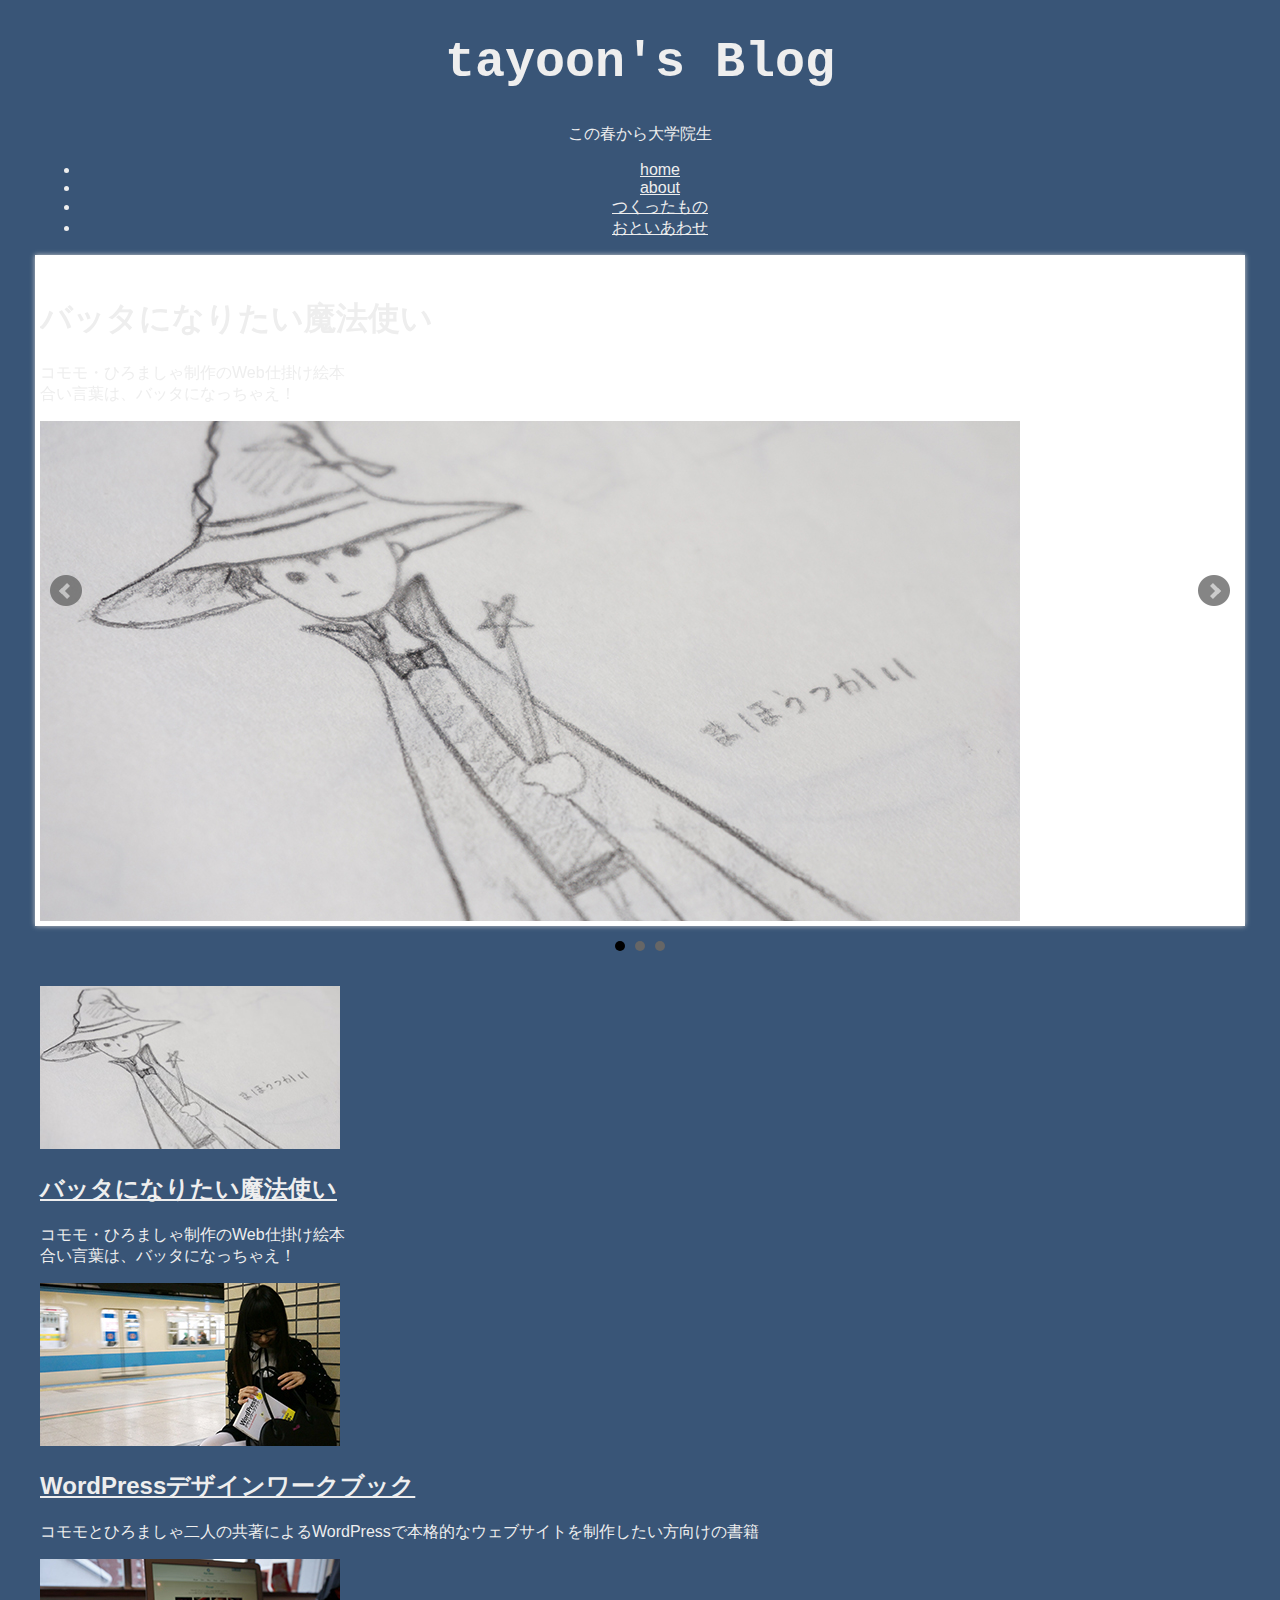
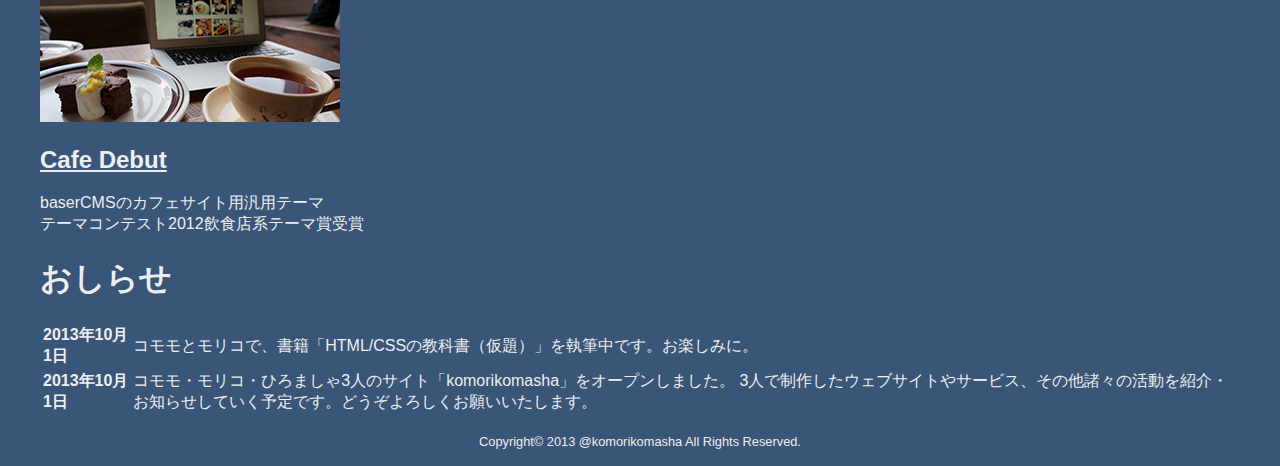
<file: index.html>
<!DOCTYPE html>     <!-- doctype宣言　→　HTMLのバージョンとDTDと呼ばれる種類を示す -->
<html lang="ja">    <!-- lang(要素の言語language), ja(日本語)　→　en(英語) -->
<head>      <!-- ページの設定情報を記述する(ブラウザ画面に表示されない) -->
<meta charset="utf-8">      <!-- meta = HTML文書に関する情報を示す -->
                            <!--charset="utf-8" = 文字コードをutf-8に指定 -->
<title>tayoon's Blog</title>   <!-- ページのタイトル(ブラウザのツールバーに表示される) -->
<meta name="description" content="komorikomashaは、コモモ・モリコ・ひろましゃ3人のメンバーが勢いでつくったものや活動を紹介しているサイトです。">
<link rel = "stylesheet" href="common/css/normalize.css">
<link rel = "stylesheet" href="common/css/style.css">

<script src="common/js/jquery-1.10.1.min.js"></script>
<script src="common/js/jquery.bxslider/jquery.bxslider.js"></script>
<link rel="stylesheet" href="common/js/jquery.bxslider/jquery.bxslider.css">

<script>
$(document).ready(function(){
    $('.bxslider').bxSlider({
        auto: true,
        speed: 1000,
        pause: 4000
    });
});
</script>
</head>
<body>      <!-- ページのコンテンツ(ブラウザ画面に表示される) -->

<div id="page">
<header id="pageHead">    
    <h1 id="siteTitle">tayoon's Blog</h1>
    <p id="catchcopy">この春から大学院生</p>
    <nav class="globalNavi">
        <ul>
            <li class="current"><a href="index.html">home</a></li>
            <li><a href="about/index.html">about</a></li>
            <li><a href="portfolio/index.html">つくったもの</a></li>
            <li><a href="contact/index.html">おといあわせ</a></li>
        </ul>
    </nav>
</header>

<div id="pageBody">
    <section class="mainVisual">
        <ul class="bxslider">
			<li>
				<div class="mainVisualText">
					<h1>バッタになりたい魔法使い</h1>
					<p>コモモ・ひろましゃ制作のWeb仕掛け絵本<br>合い言葉は、バッタになっちゃえ！</p>
				</div>
				<img src="images/mainVisual_img_03.jpg" width="980" height="500" alt="">
			</li>
			<li>
				<div class="mainVisualText">
					<h1>WordPress<br>デザインワークブック</h1>
					<p>コモモとひろましゃ二人の共著によるWordPressで本格的なウェブサイトを制作したい方向けの書籍</p>
				</div>
				<img src="images/mainVisual_img_02.jpg" width="980" height="500" alt="">
			</li>
			<li>
				<div class="mainVisualText">
					<h1>Cafe Debut</h1>
					<p>baserCMS、カフェサイト用テーマ<br>
					baserCMS2012 テーマコンテスト　飲食店系テーマ賞受賞</p>
				</div>
				<img src="images/mainVisual_img_01.jpg" width="980" height="500" alt="">
			</li>
		</ul>
    </section>

    <section class="portfolioIndex">
        <article>
            <a href="portfolio/03.html"><img src="portfolio/images/index_03.jpg" width="300" height="163" alt=""></a>
            <h2><a href="portfolio/03.html">バッタになりたい魔法使い</a></h2>
            <p>コモモ・ひろましゃ制作のWeb仕掛け絵本<br>合い言葉は、バッタになっちゃえ！</p>
        </article>
    
        <article>
            <a href="portfolio/02.html"><img src="portfolio/images/index_02.jpg" width="300" height="163" alt=""></a>
            <h2><a href="portfolio/02.html">WordPressデザインワークブック</a></h2>
            <p>コモモとひろましゃ二人の共著によるWordPressで本格的なウェブサイトを制作したい方向けの書籍</p>
        </article>

        <article>
            <a href="portfolio/01.html"><img src="portfolio/images/index_01.jpg" width="300" height="163" alt=""></a>
            <h2><a href="portfolio/01.html">Cafe Debut</a></h2>
            <p>baserCMSのカフェサイト用汎用テーマ<br>テーマコンテスト2012飲食店系テーマ賞受賞</p>
        </article>
    </section>

	<section class="news">
		<h1>おしらせ</h1>
		<table>
			<tr>
				<th><time datetime="2013-10-01">2013年10月1日</time></th>
				<td>コモモとモリコで、書籍「HTML/CSSの教科書（仮題）」を執筆中です。お楽しみに。</td>
			</tr>
			<tr>
				<th><time datetime="2013-10-01">2013年10月1日</time></th>
				<td>
					コモモ・モリコ・ひろましゃ3人のサイト「komorikomasha」をオープンしました。
					3人で制作したウェブサイトやサービス、その他諸々の活動を紹介・お知らせしていく予定です。どうぞよろしくお願いいたします。
				</td>
			</tr>
		</table>
    </section>
    
</div>

<footer id="pageFoot">
<p id="copyright"><small>Copyright&copy; 2013 @komorikomasha All Rights Reserved.</small></p>
</footer>
</div>

</body>
</html>
</file>
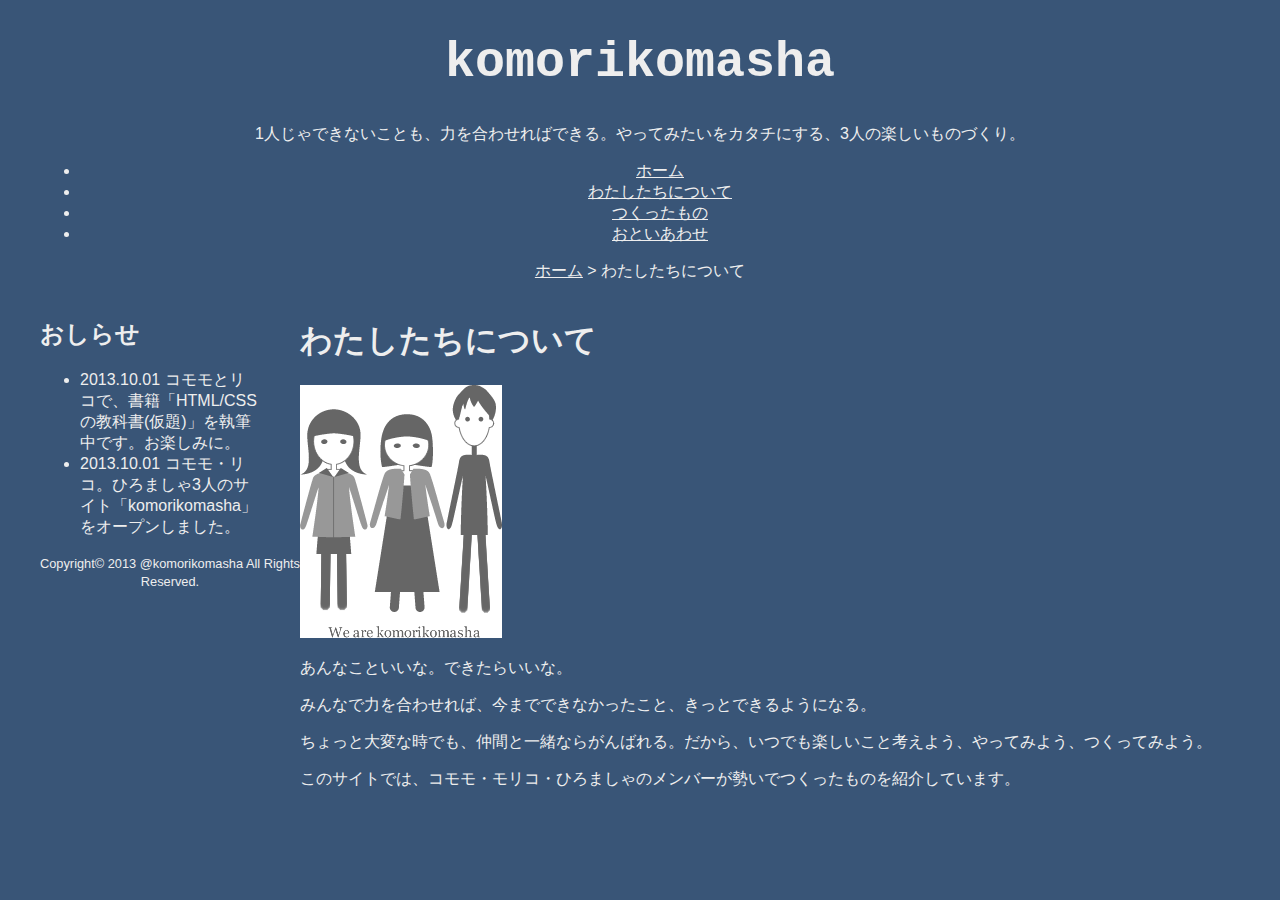
<file: about/index.html>
<!DOCTYPE html>     <!-- doctype宣言　→　HTMLのバージョンとDTDと呼ばれる種類を示す -->
<html lang="ja">    <!-- lang(要素の言語language), ja(日本語)　→　en(英語) -->
<head>      <!-- ページの設定情報を記述する(ブラウザ画面に表示されない) -->
<meta charset="utf-8">      <!-- meta = HTML文書に関する情報を示す -->
                            <!--charset="utf-8" = 文字コードをutf-8に指定 -->
<title>わたしたちについて｜komorikomasha（こもりこましゃ）</title>
<meta name="description" content="komorikomashaの作品づくりのコンセプトを紹介するページです。">
<link rel = "stylesheet" href="../common/css/normalize.css">
<link rel = "stylesheet" href="../common/css/style.css">
</head>
<body>      <!-- ページのコンテンツ(ブラウザ画面に表示される) -->

<div id="page">
<header id="pageHead">    
    <h1 id="siteTitle">komorikomasha</h1>
    <p id="catchcopy">1人じゃできないことも、力を合わせればできる。やってみたいをカタチにする、3人の楽しいものづくり。</p>
    <nav class="globalNavi">
        <ul>
            <li><a href="../index.html">ホーム</a></li>
            <li class="current"><a href="index.html">わたしたちについて</a></li>
            <li><a href="../portfolio/index.html">つくったもの</a></li>
            <li><a href="../contact/index.html">おといあわせ</a></li>
        </ul>
    </nav>
</header>

<p class="topicPath"><a href="../index.html">ホーム</a> &gt; わたしたちについて</p>

<div id="pageBody">
    <div id="pageBodyMain">
        <article class="articleDetail">
            <h1 class="pageTitle">わたしたちについて</h1>
            <div class="imageCenter">
                <img src="images/img_01.png" alt="We are komorikomasha" width="202" height="253">
            </div>
            <p>あんなこといいな。できたらいいな。</p>
            <p>みんなで力を合わせれば、今までできなかったこと、きっとできるようになる。</p>
            <p>ちょっと大変な時でも、仲間と一緒ならがんばれる。だから、いつでも楽しいこと考えよう、やってみよう、つくってみよう。</p>
            <p>このサイトでは、コモモ・モリコ・ひろましゃのメンバーが勢いでつくったものを紹介しています。</p>
        </article>
    </div>

    <div id="pageBodySub">
        <section class="newsList">
            <h2>おしらせ</h2>
            <ul>
                <li><time datetime="2013-10-01">2013.10.01</time>
                コモモとリコで、書籍「HTML/CSSの教科書(仮題)」を執筆中です。お楽しみに。    
                </li>
                <li><time datetime="2013-10-01">2013.10.01</time>
                コモモ・リコ。ひろましゃ3人のサイト「komorikomasha」をオープンしました。    
                </li>
            </ul>
        </section>
    </div>
</div>

<footer id="pageFoot">
<p id="copyright"><small>Copyright&copy; 2013 @komorikomasha All Rights Reserved.</small></p>
</footer>
</div>

</body>
</html>
</file>
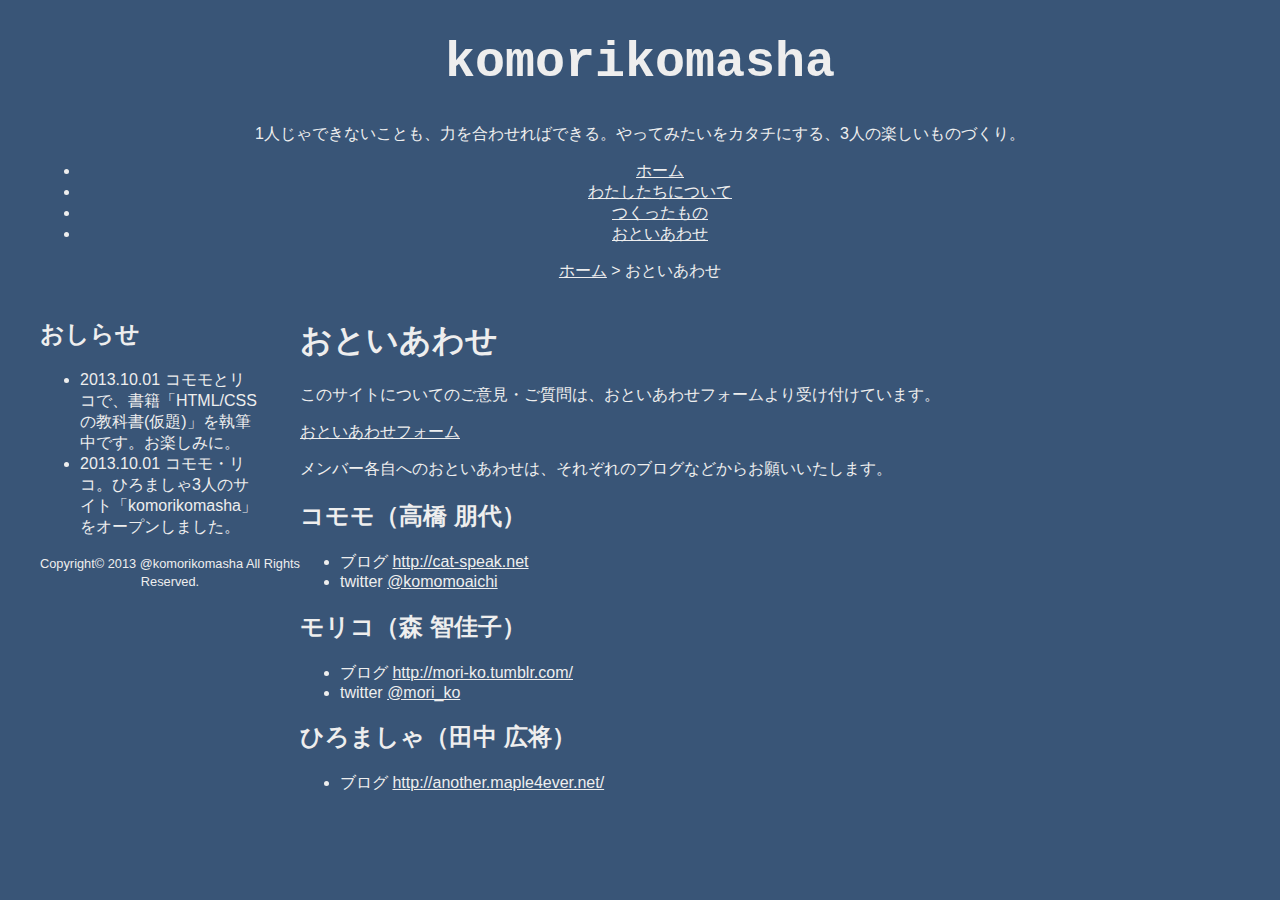
<file: contact/index.html>
<!DOCTYPE html>     <!-- doctype宣言　→　HTMLのバージョンとDTDと呼ばれる種類を示す -->
<html lang="ja">    <!-- lang(要素の言語language), ja(日本語)　→　en(英語) -->
<head>      <!-- ページの設定情報を記述する(ブラウザ画面に表示されない) -->
<meta charset="utf-8">      <!-- meta = HTML文書に関する情報を示す -->
                            <!--charset="utf-8" = 文字コードをutf-8に指定 -->
<title>おといあわせ｜komorikomasha（こもりこましゃ）</title>
<link rel = "stylesheet" href="../common/css/normalize.css">
<link rel = "stylesheet" href="../common/css/style.css">
</head>
<body>      <!-- ページのコンテンツ(ブラウザ画面に表示される) -->

<div id="page">
<header id="pageHead">    
    <h1 id="siteTitle">komorikomasha</h1>
    <p id="catchcopy">1人じゃできないことも、力を合わせればできる。やってみたいをカタチにする、3人の楽しいものづくり。</p>
    <nav class="globalNavi">
        <ul>
            <li><a href="../index.html">ホーム</a></li>
            <li><a href="../about/index.html">わたしたちについて</a></li>
            <li><a href="../portfolio/index.html">つくったもの</a></li>
            <li class="current"><a href="index.html">おといあわせ</a></li>
        </ul>
    </nav>
</header>

<p class="topicPath"><a href="../index.html">ホーム</a> &gt; おといあわせ</p>

<div id="pageBody">
    <div id="pageBodyMain">
        <article class="articleDetail">
            <h1 class="pageTitle">おといあわせ</h1>
            <p>このサイトについてのご意見・ご質問は、おといあわせフォームより受け付けています。</p>
            <p class="btn"><a href="#">おといあわせフォーム</a></p>
                
            <p>メンバー各自へのおといあわせは、それぞれのブログなどからお願いいたします。</p>

            <section>
                <h2 class="heading-typeB">コモモ（高橋 朋代）</h2>
                <ul>
                    <li>ブログ <a href="http://cat-speak.net">http://cat-speak.net</a></li>
                    <li>twitter <a href="https://twitter.com/komomoaichi">@komomoaichi</a></li>
                </ul>
            </section>

            <section>
                <h2 class="heading-typeB">モリコ（森 智佳子）</h2>
                <ul>
                    <li>ブログ <a href="http://mori-ko.tumblr.com/">http://mori-ko.tumblr.com/</a></li>
                    <li>twitter <a href="https://twitter.com/mori_ko">@mori_ko</a></li>
                </ul>
            </section>

            <section>
                <h2 class="heading-typeB">ひろましゃ（田中 広将）</h2>
                <ul>
                    <li>ブログ <a href="http://another.maple4ever.net/">http://another.maple4ever.net/</a></li>
                </ul>
            </section>
        </article>
    </div>

    <div id="pageBodySub">
        <section class="newsList">
            <h2>おしらせ</h2>
            <ul>
                <li><time datetime="2013-10-01">2013.10.01</time>
                コモモとリコで、書籍「HTML/CSSの教科書(仮題)」を執筆中です。お楽しみに。    
                </li>
                <li><time datetime="2013-10-01">2013.10.01</time>
                コモモ・リコ。ひろましゃ3人のサイト「komorikomasha」をオープンしました。    
                </li>
            </ul>
        </section>
    </div>
</div>

<footer id="pageFoot">
<p id="copyright"><small>Copyright&copy; 2013 @komorikomasha All Rights Reserved.</small></p>
</footer>
</div>

</body>
</html>
</file>
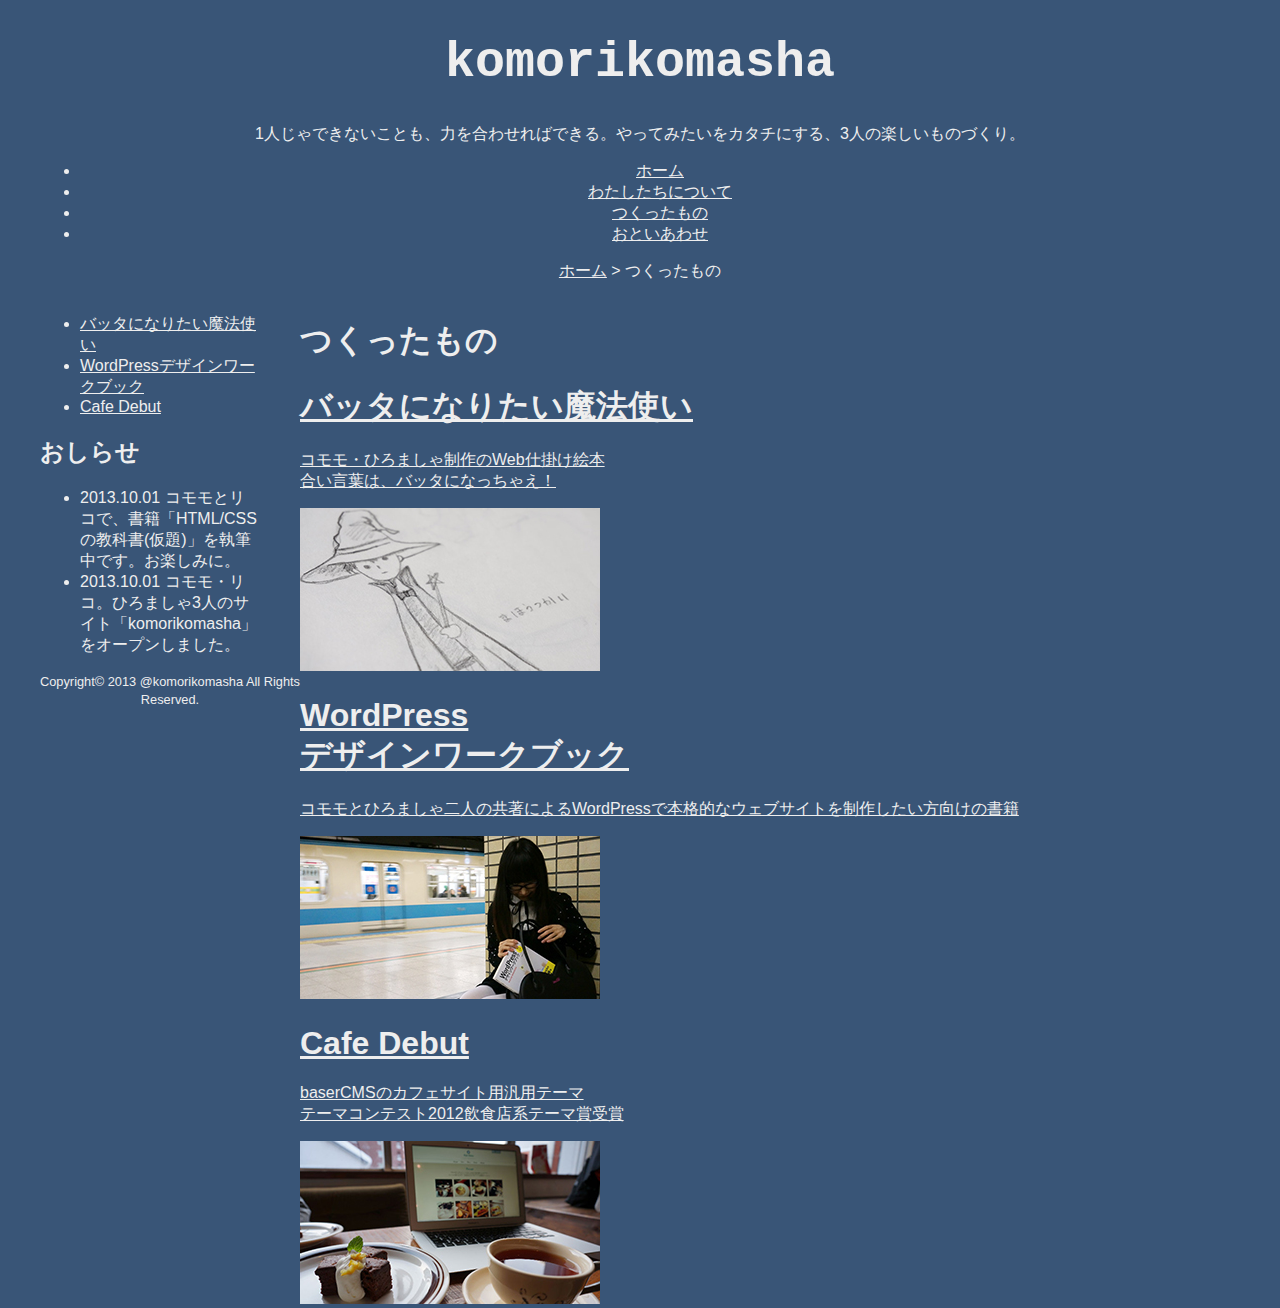
<file: portfolio/index.html>
<!DOCTYPE html>     <!-- doctype宣言　→　HTMLのバージョンとDTDと呼ばれる種類を示す -->
<html lang="ja">    <!-- lang(要素の言語language), ja(日本語)　→　en(英語) -->
<head>      <!-- ページの設定情報を記述する(ブラウザ画面に表示されない) -->
<meta charset="utf-8">      <!-- meta = HTML文書に関する情報を示す -->
                            <!--charset="utf-8" = 文字コードをutf-8に指定 -->
<title>つくったもの｜komorikomasha（こもりこましゃ）</title>
<meta name="description" content="komorikomasha（コモモ・モリコ・ひろましゃ）が制作した作品を紹介するポートフォリオの一覧ページです。">
<link rel = "stylesheet" href="../common/css/normalize.css">
<link rel = "stylesheet" href="../common/css/style.css">
</head>
<body>      <!-- ページのコンテンツ(ブラウザ画面に表示される) -->

<div id="page">
<header id="pageHead">    
    <h1 id="siteTitle">komorikomasha</h1>
    <p id="catchcopy">1人じゃできないことも、力を合わせればできる。やってみたいをカタチにする、3人の楽しいものづくり。</p>
    <nav class="globalNavi">
        <ul>
            <li><a href="../index.html">ホーム</a></li>
            <li><a href="../about/index.html">わたしたちについて</a></li>
            <li class="current"><a href="index.html">つくったもの</a></li>
            <li><a href="../contact/index.html">おといあわせ</a></li>
        </ul>
    </nav>
</header>

<p class="topicPath"><a href="../index.html">ホーム</a> &gt; つくったもの</p>

<div id="pageBody">
    <div id="pageBodyMain">
        <section>
            <h1 class="pageTitle">つくったもの</h1>

            <article class="articleList">
                <a href="03.html">
                    <div class="articleListText">
                        <h1>バッタになりたい魔法使い</h1>
                        <p>コモモ・ひろましゃ制作のWeb仕掛け絵本<br>合い言葉は、バッタになっちゃえ！</p>
                    </div>
                    <div class="articleListImage">
                        <img src="images/index_03.jpg" width="300" height="163" alt="">
                    </div>
                </a>
            </article>

            <article class="articleList">
                <a href="02.html">
                    <div class="articleListText">
                        <h1>WordPress<br>デザインワークブック</h1>
                        <p>コモモとひろましゃ二人の共著によるWordPressで本格的なウェブサイトを制作したい方向けの書籍</p>
                    </div>
                    <div class="articleListImage">
                        <img src="images/index_02.jpg" width="300" height="163" alt="">
                    </div>
                </a>
            </article>
        
            <article class="articleList">
                <a href="01.html">
                    <div class="articleListText">
                        <h1>Cafe Debut</h1>
                        <p>baserCMSのカフェサイト用汎用テーマ<br>テーマコンテスト2012飲食店系テーマ賞受賞</p>
                    </div>
                    <div class="articleListImage">
                        <img src="images/index_01.jpg" width="300" height="163" alt="">
                    </div>
                </a>
            </article>
        </section>
    </div>

    <div id="pageBodySub">
        <nav class="localNavi">
            <ul>
                <li><a href="03.html">バッタになりたい魔法使い</a></li>
                <li><a href="02.html">WordPressデザインワークブック</a></li>
                <li><a href="01.html">Cafe Debut</a></li>
            </ul>
        </nav>
        <section class="newsList">
            <h2>おしらせ</h2>
            <ul>
                <li><time datetime="2013-10-01">2013.10.01</time>
                コモモとリコで、書籍「HTML/CSSの教科書(仮題)」を執筆中です。お楽しみに。    
                </li>
                <li><time datetime="2013-10-01">2013.10.01</time>
                コモモ・リコ。ひろましゃ3人のサイト「komorikomasha」をオープンしました。    
                </li>
            </ul>
        </section>
    </div>
</div>

<footer id="pageFoot">
<p id="copyright"><small>Copyright&copy; 2013 @komorikomasha All Rights Reserved.</small></p>
</footer>
</div>

</body>
</html>
</file>
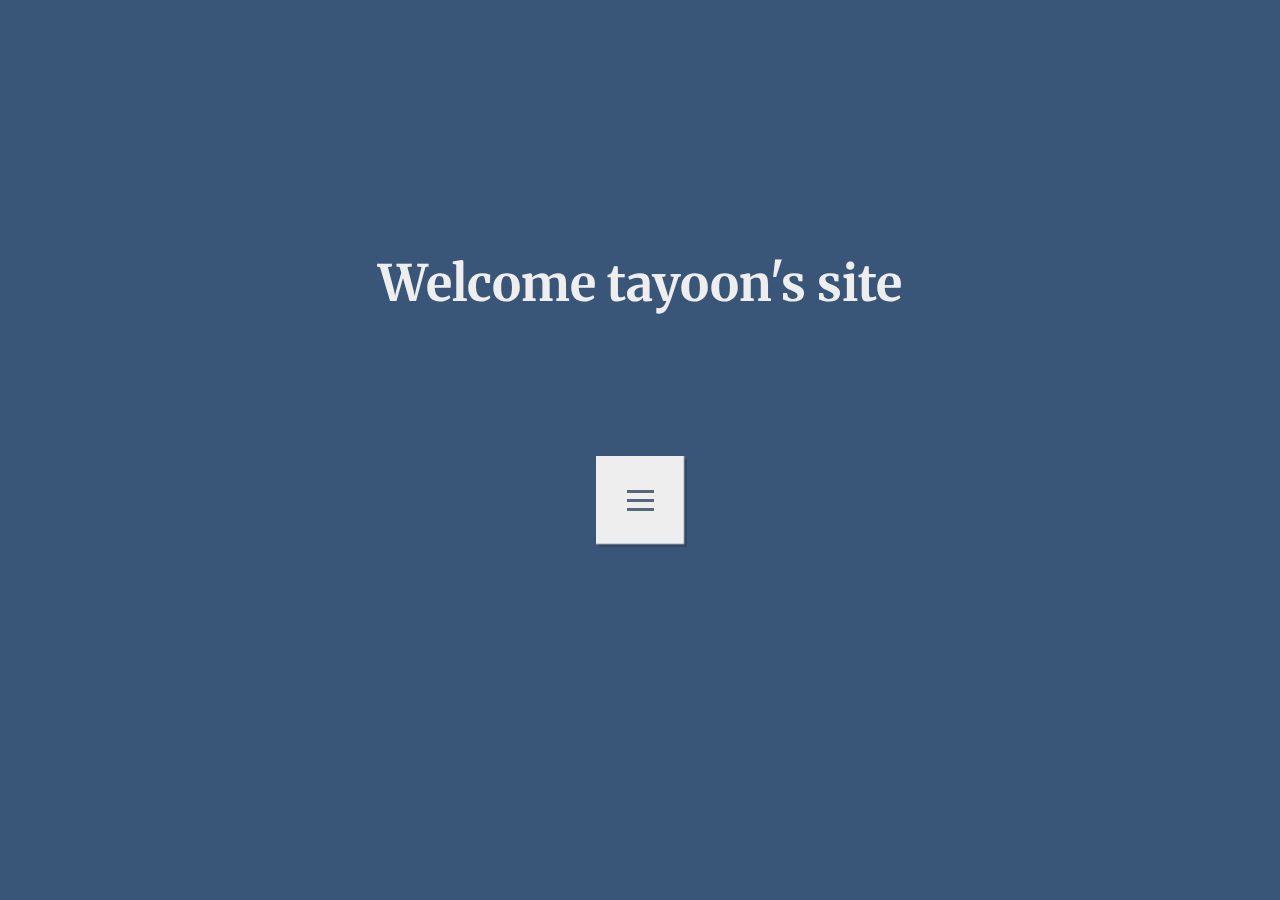
<file: home.html>
<!DOCTYPE html>     <!-- doctype宣言　→　HTMLのバージョンとDTDと呼ばれる種類を示す -->
<html lang="ja">    <!-- lang(要素の言語language), ja(日本語)　→　en(英語) -->
<head>      <!-- ページの設定情報を記述する(ブラウザ画面に表示されない) -->
<meta charset="utf-8">      <!-- meta = HTML文書に関する情報を示す -->
                            <!--charset="utf-8" = 文字コードをutf-8に指定 -->
<title>tayoon's Blog</title>   <!-- ページのタイトル(ブラウザのツールバーに表示される) -->
<meta name="description" content="tayoon's Blog は自己紹介サイトです">
<link rel = "stylesheet" href="common/css/normalize.css">
<!-- normalize.cssはどのブラウザーでアクセスしても、表示が変わってしまわないように、各々のブラウザーに適用されているデフォルトのスタイルを平均化するために読み込ませるCSS -->
<link rel = "stylesheet" href="common/css/style.css">
</head>

<body>      <!-- ページのコンテンツ(ブラウザ画面に表示される) -->
<div id="page">
    <div id="pageBody">
        <h1 id="home">Welcome tayoon's site</h1>

        <nav class="menu">
            <input type="checkbox" href="#" class="menu-open" name="menu-open" id="menu-open" />
            <label class="menu-open-button" for="menu-open">
            <!-- メニューボタン 真ん中のやつ -->
                <span class="lines line-1"></span>
                <span class="lines line-2"></span>
                <span class="lines line-3"></span>
            </label>
        
            <a href="home.html" class="menu-item hidari"><p id="start">Home</p><img src = "images/home.png" width = 60% height =60% vspace = 5></a>
            <a href="about/portfolio.html" class="menu-item naka"><p id="start">About</p><img src = "images/face.png" width = 60% height =60% vspace = 5></a>
            <a href="blog/blog.html" class="menu-item migi"><p id="start">Blog</p><img src = "images/blog.png" width = 60% height = 60%" vspace = 5></a>
        </nav>
    </div>
</div>

</body>
</html>
</file>
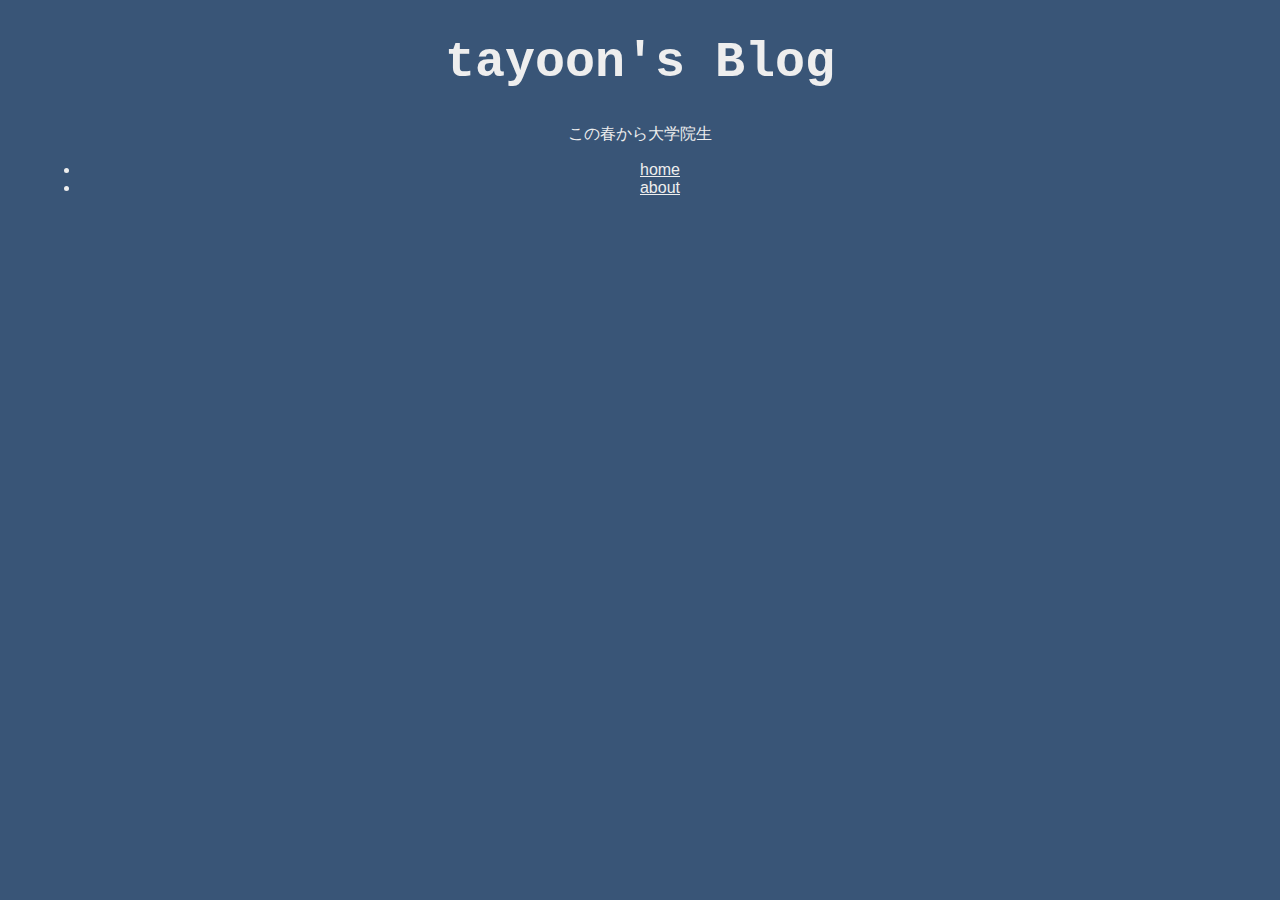
<file: portfolo.html>
<!DOCTYPE html>     <!-- doctype宣言　→　HTMLのバージョンとDTDと呼ばれる種類を示す -->
<html lang="ja">    <!-- lang(要素の言語language), ja(日本語)　→　en(英語) -->
<head>      <!-- ページの設定情報を記述する(ブラウザ画面に表示されない) -->
<meta charset="utf-8">      <!-- meta = HTML文書に関する情報を示す -->
                            <!--charset="utf-8" = 文字コードをutf-8に指定 -->
<title>tayoon's Blog</title>   <!-- ページのタイトル(ブラウザのツールバーに表示される) -->
<meta name="description" content="komorikomashaは、コモモ・モリコ・ひろましゃ3人のメンバーが勢いでつくったものや活動を紹介しているサイトです。">
<link rel = "stylesheet" href="common/css/normalize.css">
<link rel = "stylesheet" href="common/css/style.css">

<body>      <!-- ページのコンテンツ(ブラウザ画面に表示される) -->
<div id="page">
    <header id="pageHead">    
        <h1 id="siteTitle">tayoon's Blog</h1>
        <p id="catchcopy">この春から大学院生</p>
        <nav class="globalNavi">
            <ul>
                <li class="current"><a href="portfolio.html">home</a></li>
                <li><a href="about/index.html">about</a></li>
            </ul>
        </nav>
    </header>

</div>

</body>
</html>
</file>
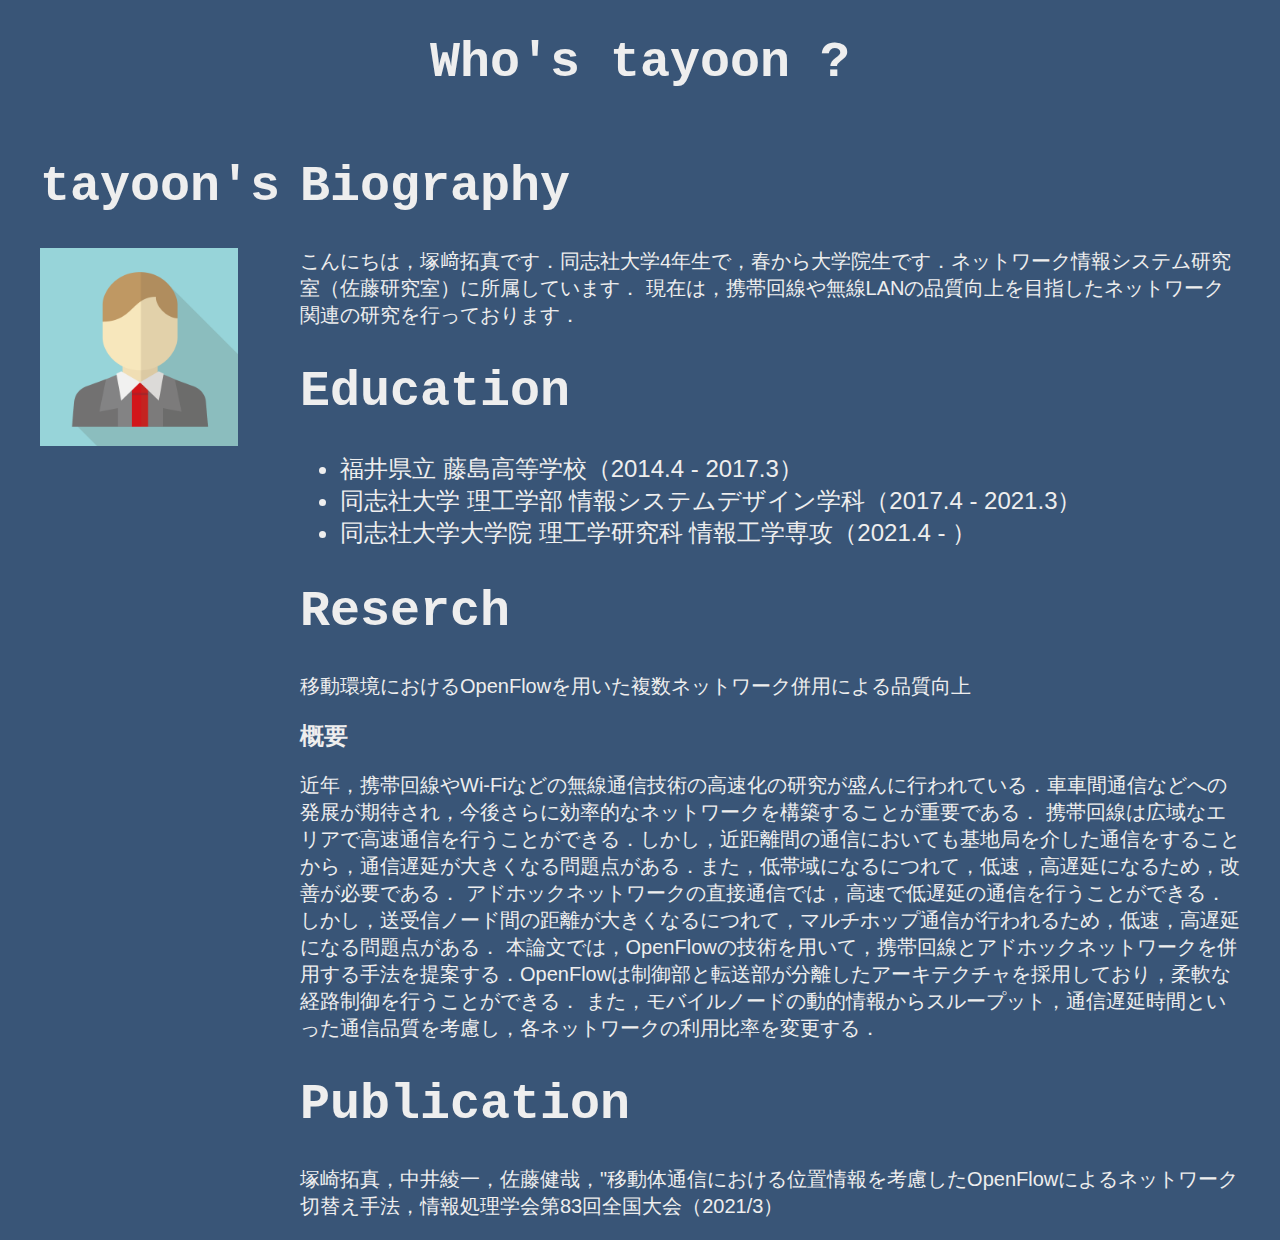
<file: about/portfolio.html>
<!DOCTYPE html>     <!-- doctype宣言　→　HTMLのバージョンとDTDと呼ばれる種類を示す -->
<html lang="ja">    <!-- lang(要素の言語language), ja(日本語)　→　en(英語) -->
<head>      <!-- ページの設定情報を記述する(ブラウザ画面に表示されない) -->
<meta charset="utf-8">      <!-- meta = HTML文書に関する情報を示す -->
                            <!--charset="utf-8" = 文字コードをutf-8に指定 -->
<title>about tayoon</title>   <!-- ページのタイトル(ブラウザのツールバーに表示される) -->
<meta name="description" content="tayoon's Blog は自己紹介サイトです">
<link rel = "stylesheet" href="../common/css/normalize.css">
<!-- normalize.cssはどのブラウザーでアクセスしても、表示が変わってしまわないように、各々のブラウザーに適用されているデフォルトのスタイルを平均化するために読み込ませるCSS -->
<link rel = "stylesheet" href="../common/css/style.css">
</head>

<body>      <!-- ページのコンテンツ(ブラウザ画面に表示される) -->
<div id="page">
    <header id="pageHead">    
        <h1 id="siteTitle">Who's tayoon ?</h1>
    </header>

    <div id="pageBody">
        <div id="pageBodyMain">
            <div class = "bio">
                <h1 id="mainh">Biography</h1>
                <p id="mainp">
                    こんにちは，塚﨑拓真です．同志社大学4年生で，春から大学院生です．ネットワーク情報システム研究室（佐藤研究室）に所属しています．
                    現在は，携帯回線や無線LANの品質向上を目指したネットワーク関連の研究を行っております．
                </p>
            </div>

            <div class = "edu">
                <h1 id="mainh">Education</h1>
                <ul id=education>
                    <li>福井県立 藤島高等学校（2014.4 - 2017.3）</li>
                    <li>同志社大学 理工学部 情報システムデザイン学科（2017.4 - 2021.3）</li>
                    <li>同志社大学大学院 理工学研究科 情報工学専攻（2021.4 - ）</li>
                </ul>
            </div>

            <div class = "res">
                <h1 id="mainh">Reserch</h1>
                <p id="mainp">移動環境におけるOpenFlowを用いた複数ネットワーク併用による品質向上</p>
                <h2 id="mainh2">概要</h2>
                <p id="mainp">近年，携帯回線やWi-Fiなどの無線通信技術の高速化の研究が盛んに行われている．車車間通信などへの発展が期待され，今後さらに効率的なネットワークを構築することが重要である．
                    携帯回線は広域なエリアで高速通信を行うことができる．しかし，近距離間の通信においても基地局を介した通信をすることから，通信遅延が大きくなる問題点がある．また，低帯域になるにつれて，低速，高遅延になるため，改善が必要である．
                    アドホックネットワークの直接通信では，高速で低遅延の通信を行うことができる．しかし，送受信ノード間の距離が大きくなるにつれて，マルチホップ通信が行われるため，低速，高遅延になる問題点がある．
                    本論文では，OpenFlowの技術を用いて，携帯回線とアドホックネットワークを併用する手法を提案する．OpenFlowは制御部と転送部が分離したアーキテクチャを採用しており，柔軟な経路制御を行うことができる．
                    また，モバイルノードの動的情報からスループット，通信遅延時間といった通信品質を考慮し，各ネットワークの利用比率を変更する．</p>
            </div>

            <div class = "pub">
                <h1 id="mainh">Publication</h1>
                <p id="mainp">塚崎拓真，中井綾一，佐藤健哉，"移動体通信における位置情報を考慮したOpenFlowによるネットワーク切替え手法，情報処理学会第83回全国大会（2021/3）</p>
            </div>

        </div>

        <div id="pageBodySub">
            <h1 id="mainh">tayoon's</h1>

            <img src="../images/myphoto.png" width=90% height=90%>
        </div>
        
    </div>
</div>




</body>
</html>
</file>
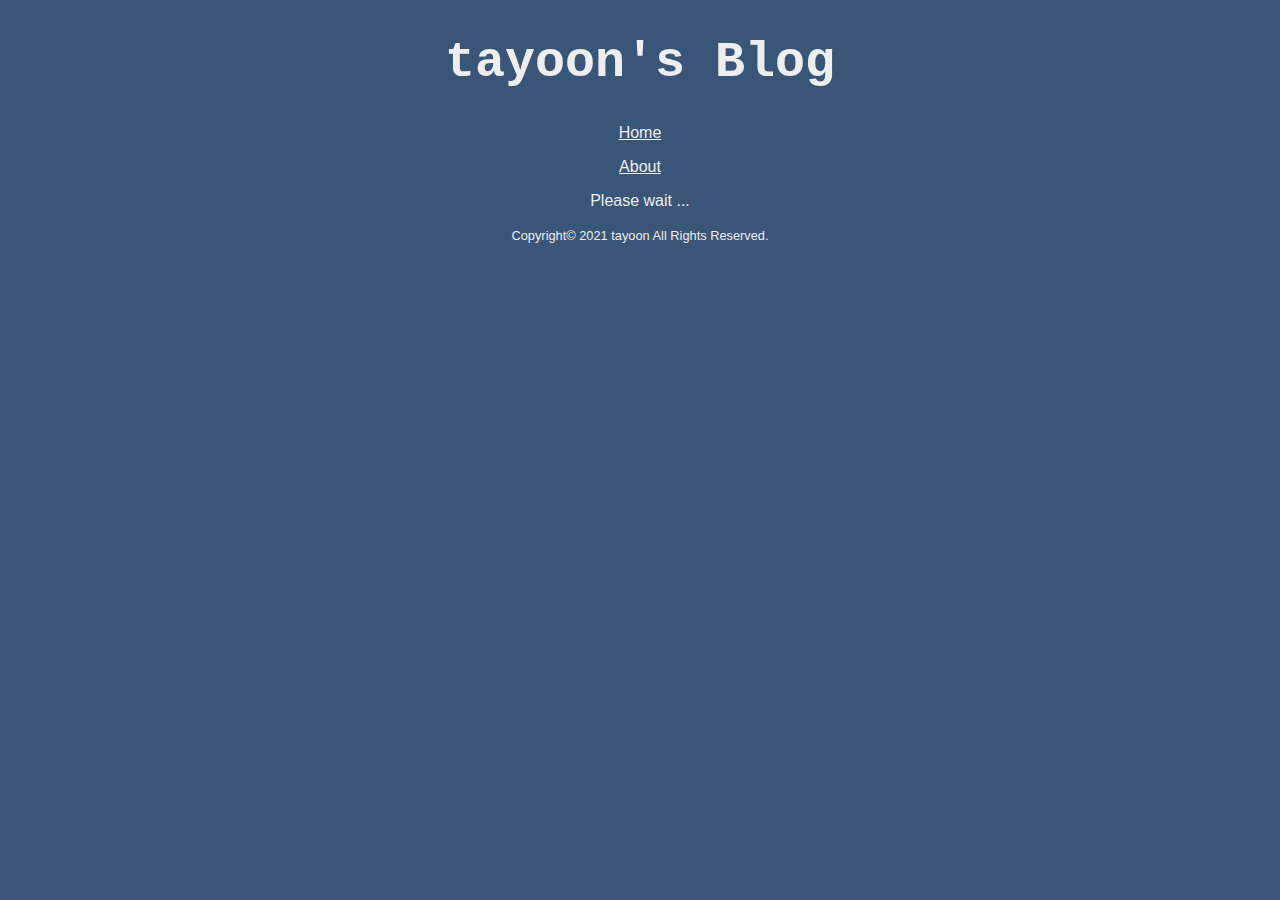
<file: blog/blog.html>
<!DOCTYPE html>     <!-- doctype宣言　→　HTMLのバージョンとDTDと呼ばれる種類を示す -->
<html lang="ja">    <!-- lang(要素の言語language), ja(日本語)　→　en(英語) -->
<head>      <!-- ページの設定情報を記述する(ブラウザ画面に表示されない) -->
<meta charset="utf-8">      <!-- meta = HTML文書に関する情報を示す -->
                            <!--charset="utf-8" = 文字コードをutf-8に指定 -->
<title>tayoon's Blog</title>
<meta name="description" content="マイブログです">
<link rel = "stylesheet" href="../common/css/normalize.css">
<link rel = "stylesheet" href="../common/css/style.css">
</head>
<body>      <!-- ページのコンテンツ(ブラウザ画面に表示される) -->

<div id="page">
    <header id="pageHead">    
        <h1 id="siteTitle">tayoon's Blog</h1>
    </header>

    <div class = "navi">
        <a href="../home.html"><p>Home</p></a>
        <a href="../about/portfolio.html"><p>About</p></a>
    </div>

    <div id = "blogMain">
        <p>Please wait ...</p>
    </div>


    <footer id="pageFoot">
    <p id="copyright"><small>Copyright&copy; 2021 tayoon All Rights Reserved.</small></p>
    </footer>
</div>

</body>
</html>
</file>
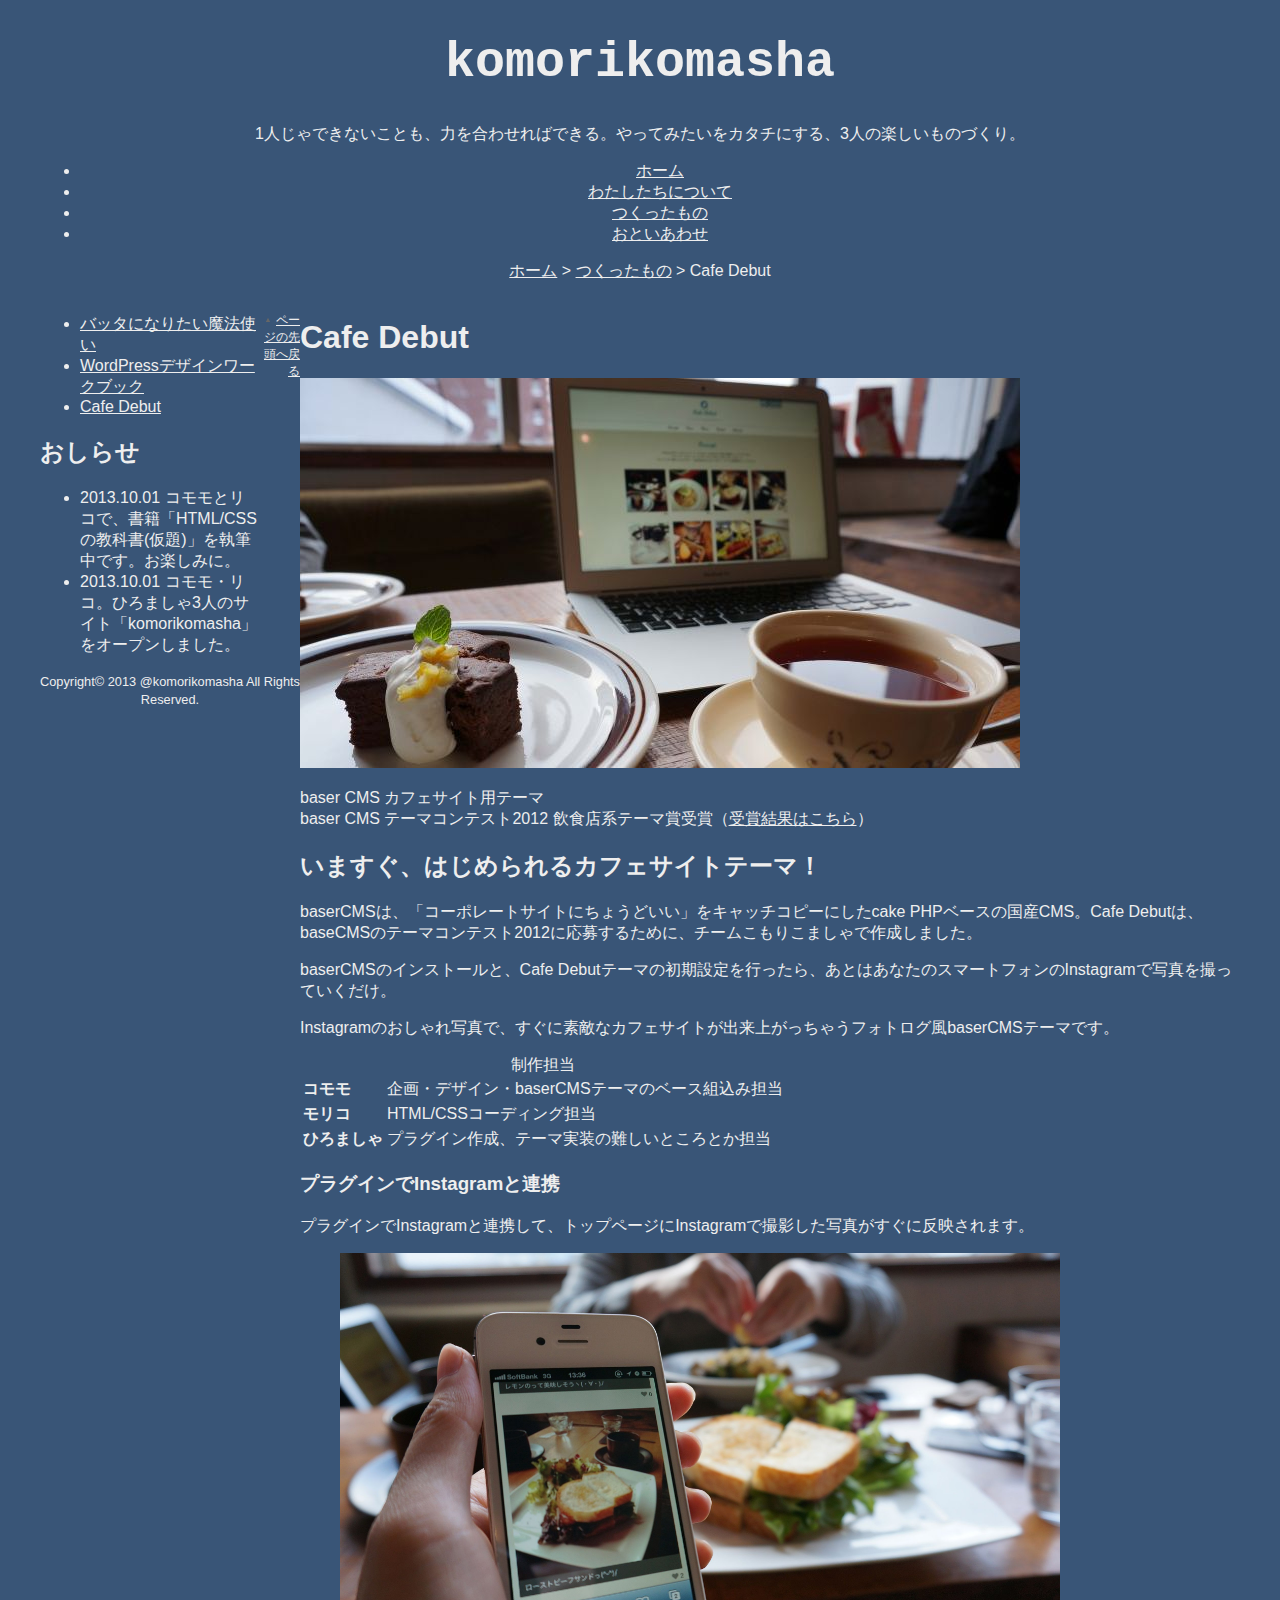
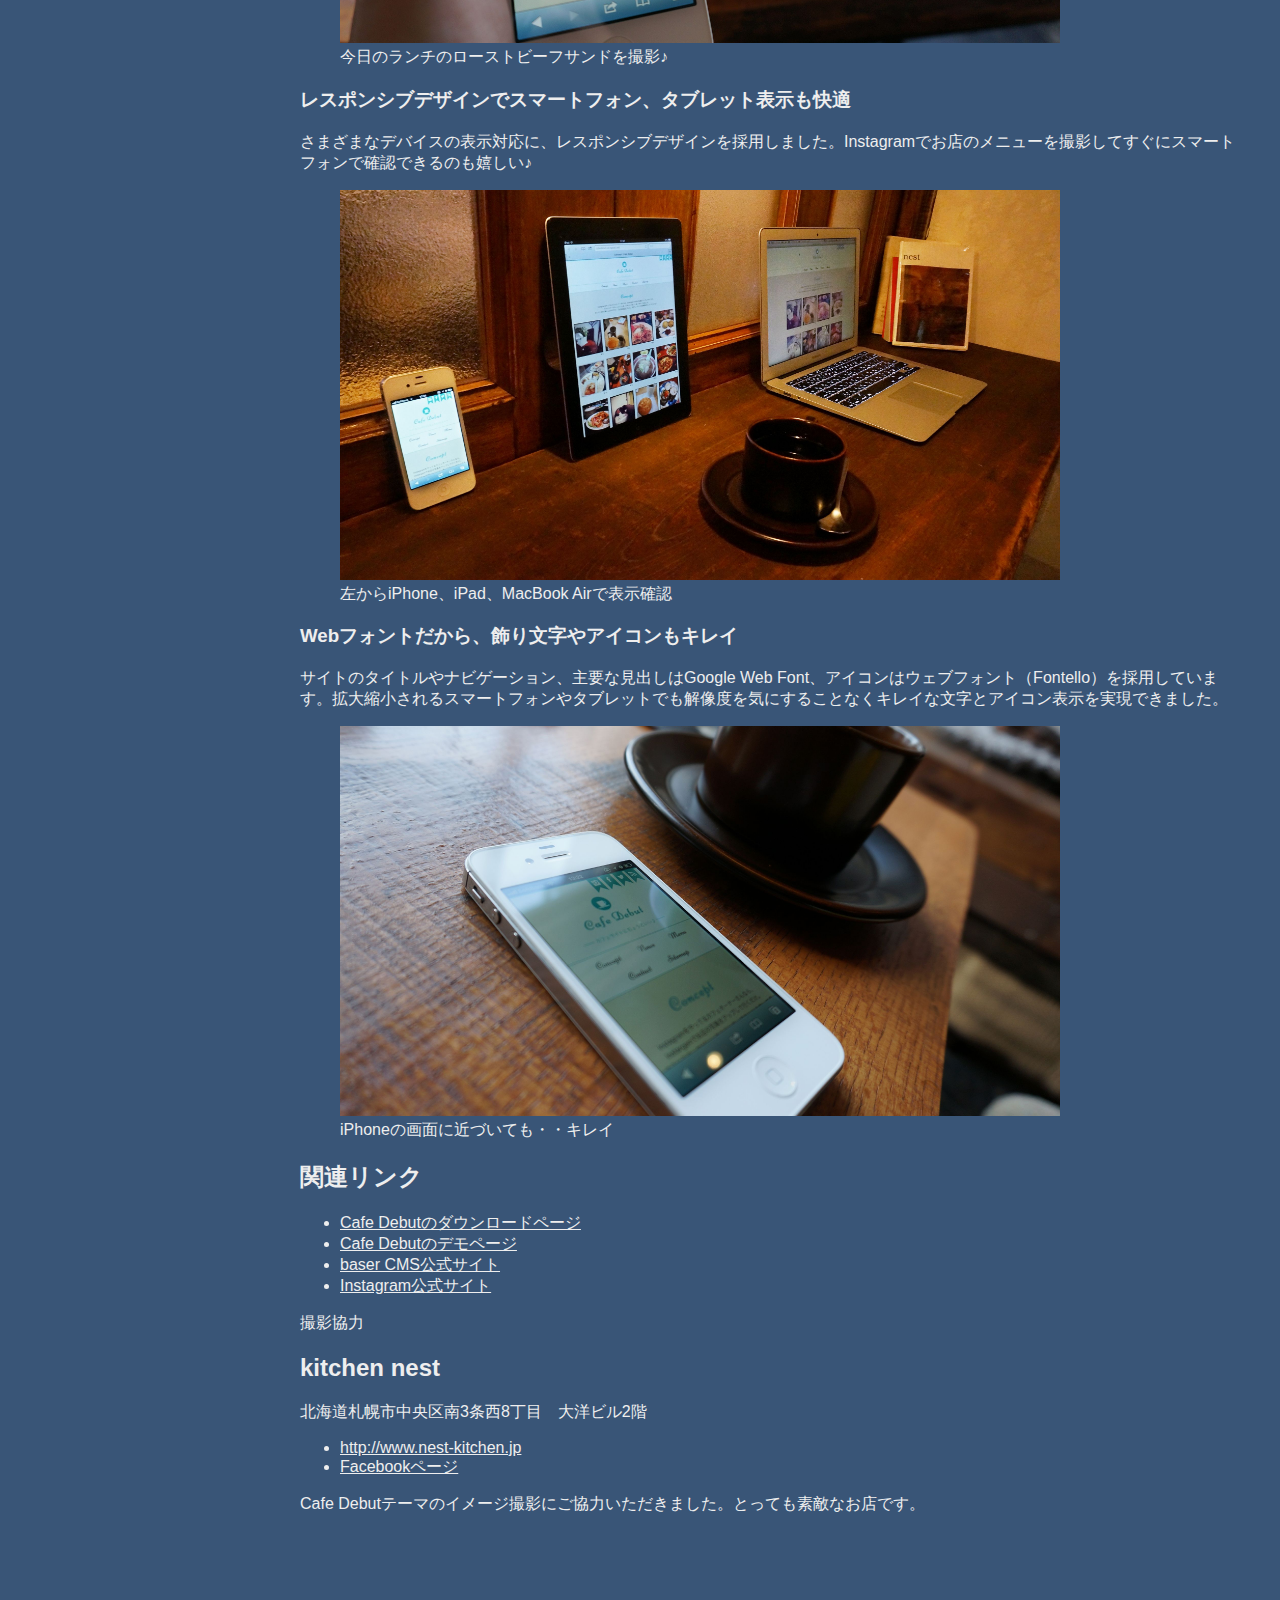
<file: portfolio/01.html>
<!DOCTYPE html>     <!-- doctype宣言　→　HTMLのバージョンとDTDと呼ばれる種類を示す -->
<html lang="ja">    <!-- lang(要素の言語language), ja(日本語)　→　en(英語) -->
<head>      <!-- ページの設定情報を記述する(ブラウザ画面に表示されない) -->
<meta charset="utf-8">      <!-- meta = HTML文書に関する情報を示す -->
                            <!--charset="utf-8" = 文字コードをutf-8に指定 -->
<title>Cafe Debut｜つくったもの｜komorikomasha（こもりこましゃ）</title>
<meta name="description" content="baserCMSのカフェサイト用テーマ「Cafe Debut（カフェ・デビュー）」の紹介ページです。cafe Debutは、Instagramと連携して撮影した写真がすぐにサイトのトップページの反映されるおしゃれでかわいいフォトログ風テーマです。">
<link rel = "stylesheet" href="../common/css/normalize.css">
<link rel = "stylesheet" href="../common/css/style.css">
</head>
<body>      <!-- ページのコンテンツ(ブラウザ画面に表示される) -->

<div id="page">
<header id="pageHead">    
    <h1 id="siteTitle">komorikomasha</h1>
    <p id="catchcopy">1人じゃできないことも、力を合わせればできる。やってみたいをカタチにする、3人の楽しいものづくり。</p>
    <nav class="globalNavi">
        <ul>
            <li><a href="../index.html">ホーム</a></li>
            <li><a href="../about/index.html">わたしたちについて</a></li>
            <li class="current"><a href="index.html">つくったもの</a></li>
            <li><a href="../contact/index.html">おといあわせ</a></li>
        </ul>
    </nav>
</header>

<p class="topicPath"><a href="../index.html">ホーム</a> &gt; <a href="index.html">つくったもの</a> &gt; Cafe Debut</p>

<div id="pageBody">
    <div id="pageBodyMain">
        <article class="articleDetail">

            <header class="articleDetailHead">
                <h1 class="pageTitle">Cafe Debut</h1>
                <img src="images/img_01_01.jpg" alt="" width="720" height="390">   <!-- alt属性：画像の代替テキストを入力　おもに、スクリーンリーダーや画像を表示しないブラウザで利用-->
                <p>baser CMS カフェサイト用テーマ<br>   <!-- <p > = 段落   <br> = 改行 -->
                baser CMS テーマコンテスト2012 飲食店系テーマ賞受賞（<a href="http://contest.basercms.net/">受賞結果はこちら</a>）</p>
            </header>

            <section class="articleDetailBody">
                <h2 class="heading-typeA">いますぐ、はじめられるカフェサイトテーマ！</h2>
                <p>baserCMSは、「コーポレートサイトにちょうどいい」をキャッチコピーにしたcake PHPベースの国産CMS。Cafe Debutは、baseCMSのテーマコンテスト2012に応募するために、チームこもりこましゃで作成しました。</p>
                <p>baserCMSのインストールと、Cafe Debutテーマの初期設定を行ったら、あとはあなたのスマートフォンのInstagramで写真を撮っていくだけ。</p>
                <p>Instagramのおしゃれ写真で、すぐに素敵なカフェサイトが出来上がっちゃうフォトログ風baserCMSテーマです。</p>

                <table>     <!-- 表 <table> -->
                    <caption>制作担当</caption>

                    <tr>
                        <th>コモモ</th>
                        <td>企画・デザイン・baserCMSテーマのベース組込み担当</td>
                    </tr>

                    <tr>
                        <th>モリコ</th>
                        <td>HTML/CSSコーディング担当</td>
                    </tr>

                    <tr>
                        <th>ひろましゃ</th>
                        <td>プラグイン作成、テーマ実装の難しいところとか担当</td>
                    </tr>

                </table>

                <section>
                    <h3 class="heading-typeB">プラグインでInstagramと連携</h3>
                    <p>プラグインでInstagramと連携して、トップページにInstagramで撮影した写真がすぐに反映されます。</p>
                    <figure>
                        <img src="images/img_01_02.jpg" alt="撮影した料理の写真もすぐにトップページで確認できます。" width="720" height="390">
                        <figcaption>今日のランチのローストビーフサンドを撮影♪</figcaption>
                    </figure>
                </section>

                <section>
                    <h3 class="heading-typeB">レスポンシブデザインでスマートフォン、タブレット表示も快適</h3>
                    <p>さまざまなデバイスの表示対応に、レスポンシブデザインを採用しました。Instagramでお店のメニューを撮影してすぐにスマートフォンで確認できるのも嬉しい♪</p>
                    <figure>
                        <img src="images/img_01_03.jpg" alt="スマートフォン・タブレット・パソコンで表示を確認すると、それぞれレイアウトが変わります。" width="720" height="390">
                        <figcaption>左からiPhone、iPad、MacBook Airで表示確認</figcaption>
                    </figure>
                </section>

                <section>
                    <h3 class="heading-typeB">Webフォントだから、飾り文字やアイコンもキレイ</h3>
                    <p>サイトのタイトルやナビゲーション、主要な見出しはGoogle Web Font、アイコンはウェブフォント（Fontello）を採用しています。拡大縮小されるスマートフォンやタブレットでも解像度を気にすることなくキレイな文字とアイコン表示を実現できました。</p>
                    <figure>
                        <img src="images/img_01_04.jpg" alt="スマートフォンの画面でも文字とアイコンの表示が劣化しません。" width="720" height="390">
                        <figcaption>iPhoneの画面に近づいても・・キレイ</figcaption>
                    </figure>
                </section>
            </section>

            <footer class="articleDetailFoot">
                <section>
                    <h2 class="heading-typeC">関連リンク</h2>
                    <!-- 箇条書き → <ul>と<li>を使用 -->
                    <!-- 番号付きリスト ul → ol -->
                    <ul>
                        <li><a href="http://basercms.net/themes/archives/14">Cafe Debutのダウンロードページ</a></li>
                        <li><a href="http://cafedebut.cat-speak.net/">Cafe Debutのデモページ</a></li>
                        <li><a href="http://basercms.net/">baser CMS公式サイト</a></li>
                        <li><a href="http://instagram.com/">Instagram公式サイト</a></li>
                    </ul>
                </section>

                <aside class="creditUnit">
                    <div class="creditUnitText">
                        <p>撮影協力</p>
                        <h2 class="heading-typeC">kitchen nest</h2>
                        <p>北海道札幌市中央区南3条西8丁目　大洋ビル2階</p>
                        <ul>
                            <li><a href="http://www.nest-kitchen.jp" target="_blank">http://www.nest-kitchen.jp</a></li>
                            <li><a href="http://www.facebook.com/KitchenNest" target="_blank">Facebookページ</a></li>
                        </ul>
                        <p>Cafe Debutテーマのイメージ撮影にご協力いただきました。とっても素敵なお店です。</p>
                    </div>

                    <div class="creditUnitMap">
                        <iframe src="https://www.google.com/maps/embed?pb=!1m18!1m12!1m3!1d3276.191245954996!2d135.76621751517982!3d34.80113008534066!2m3!1f0!2f0!3f0!3m2!1i1024!2i768!4f13.1!3m3!1m2!1s0x600117a1f5e3c1ed%3A0x231f98b96821c460!2z5ZCM5b-X56S-5aSn5a2mIOS6rOeUsOi-uuOCreODo-ODs-ODkeOCuQ!5e0!3m2!1sja!2sjp!4v1605675554873!5m2!1sja!2sjp" width="300" height="250" frameborder="0" style="border:0;" allowfullscreen="" aria-hidden="false" tabindex="0"></iframe>
                    </div>
                </aside>
            </footer>

        </article>
    </div>

    <div id="pageBodySub">
        <nav class="localNavi">
            <ul>
                <li><a href="03.html">バッタになりたい魔法使い</a></li>
                <li><a href="02.html">WordPressデザインワークブック</a></li>
                <li><a href="01.html">Cafe Debut</a></li>
            </ul>
        </nav>
        <section class="newsList">
            <h2>おしらせ</h2>
            <ul>
                <li><time datetime="2013-10-01">2013.10.01</time>
                コモモとリコで、書籍「HTML/CSSの教科書(仮題)」を執筆中です。お楽しみに。    
                </li>
                <li><time datetime="2013-10-01">2013.10.01</time>
                コモモ・リコ。ひろましゃ3人のサイト「komorikomasha」をオープンしました。    
                </li>
            </ul>
        </section>
    </div>
</div>

<p class="pagetop"><a href="#page">ページの先頭へ戻る</a></p>

<footer id="pageFoot">
<p id="copyright"><small>Copyright&copy; 2013 @komorikomasha All Rights Reserved.</small></p>
</footer>
</div>

</body>
</html>
</file>
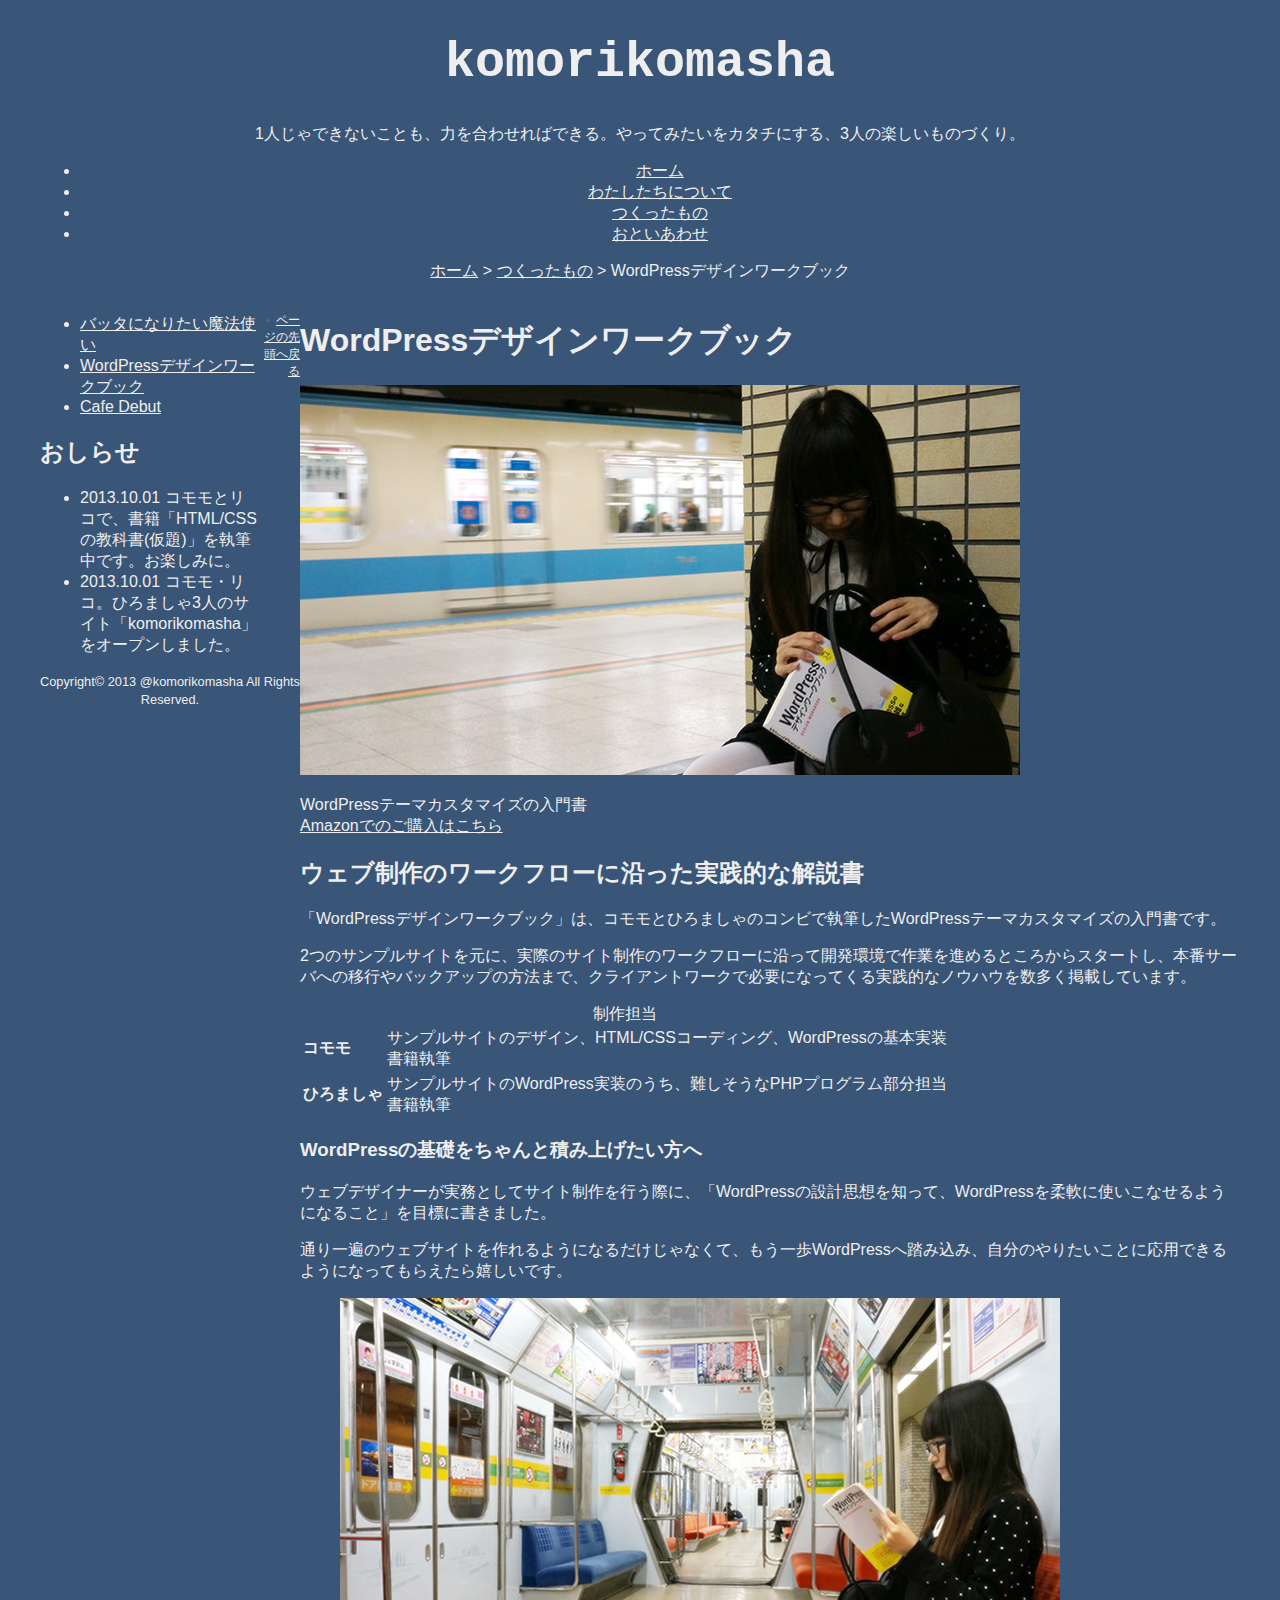
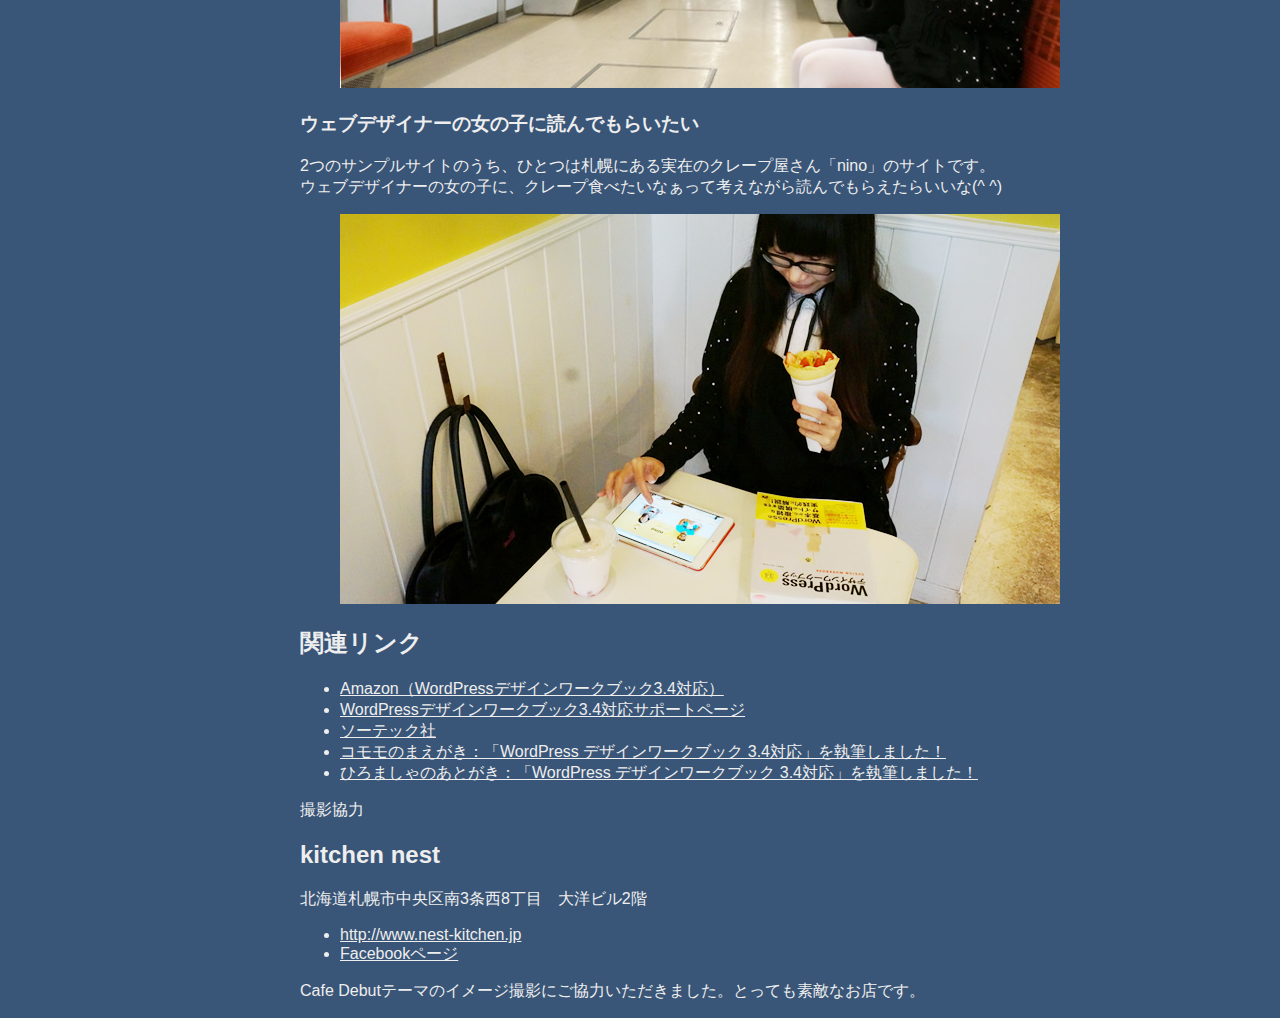
<file: portfolio/02.html>
<!DOCTYPE html>     <!-- doctype宣言　→　HTMLのバージョンとDTDと呼ばれる種類を示す -->
<html lang="ja">    <!-- lang(要素の言語language), ja(日本語)　→　en(英語) -->
<head>      <!-- ページの設定情報を記述する(ブラウザ画面に表示されない) -->
<meta charset="utf-8">      <!-- meta = HTML文書に関する情報を示す -->
                            <!--charset="utf-8" = 文字コードをutf-8に指定 -->
<title>WordPressデザインワークブック｜つくったもの｜komorikomasha（こもりこましゃ）</title>
<meta name="description" content="書籍「WordPressデザインワークブック」の紹介ページです。WordPressデザインワークブックは、クライアントワークで本格的なコーポレートサイトを作れるようになりたいウェブデザイナー向けのWordPressテーマカスタマイズの入門書です。">
<link rel = "stylesheet" href="../common/css/normalize.css">
<link rel = "stylesheet" href="../common/css/style.css">
</head>
<body>      <!-- ページのコンテンツ(ブラウザ画面に表示される) -->

<div id="page">
<header id="pageHead">    
    <h1 id="siteTitle">komorikomasha</h1>
    <p id="catchcopy">1人じゃできないことも、力を合わせればできる。やってみたいをカタチにする、3人の楽しいものづくり。</p>
    <nav class="globalNavi">
        <ul>
            <li><a href="../index.html">ホーム</a></li>
            <li><a href="../about/index.html">わたしたちについて</a></li>
            <li class="current"><a href="index.html">つくったもの</a></li>
            <li><a href="../contact/index.html">おといあわせ</a></li>
        </ul>
    </nav>
</header>

<p class="topicPath"><a href="../index.html">ホーム</a> &gt; <a href="index.html">つくったもの</a> &gt; WordPressデザインワークブック</p>

<div id="pageBody">
    <div id="pageBodyMain">
        <article class="articleDetail">

            <header class="articleDetailHead">
                <h1 class="pageTitle">WordPressデザインワークブック</h1>
                <img src="images/img_02_01.jpg" alt="" width="720" height="390">   <!-- alt属性：画像の代替テキストを入力　おもに、スクリーンリーダーや画像を表示しないブラウザで利用-->
                <p>WordPressテーマカスタマイズの入門書<br>   <!-- <p > = 段落   <br> = 改行 -->
                <a href=http://www.amazon.co.jp/dp/4881669281>Amazonでのご購入はこちら</a></p>
            </header>

            <section class="articleDetailBody">
                <h2 class="heading-typeA">ウェブ制作のワークフローに沿った実践的な解説書</h2>
                <p>「WordPressデザインワークブック」は、コモモとひろましゃのコンビで執筆したWordPressテーマカスタマイズの入門書です。</p>
                <p>2つのサンプルサイトを元に、実際のサイト制作のワークフローに沿って開発環境で作業を進めるところからスタートし、本番サーバへの移行やバックアップの方法まで、クライアントワークで必要になってくる実践的なノウハウを数多く掲載しています。</p>
                
                <table>     <!-- 表 <table> -->
                    <caption>制作担当</caption>

                    <tr>
                        <th>コモモ</th>
                        <td>サンプルサイトのデザイン、HTML/CSSコーディング、WordPressの基本実装<br>
                        書籍執筆</td>
                    </tr>

                    <tr>
                        <th>ひろましゃ</th>
                        <td>サンプルサイトのWordPress実装のうち、難しそうなPHPプログラム部分担当<br>
                        書籍執筆</td>
                    </tr>

                </table>

                <section>
                    <h3 class="heading-typeB">WordPressの基礎をちゃんと積み上げたい方へ</h3>
                    <p>ウェブデザイナーが実務としてサイト制作を行う際に、「WordPressの設計思想を知って、WordPressを柔軟に使いこなせるようになること」を目標に書きました。</p>
                    <p>通り一遍のウェブサイトを作れるようになるだけじゃなくて、もう一歩WordPressへ踏み込み、自分のやりたいことに応用できるようになってもらえたら嬉しいです。</p>
                    <figure>
                        <img src="images/img_02_02.jpg" alt="" width="720" height="390">
                    </figure>
                </section>

                <section>
                    <h3 class="heading-typeB">ウェブデザイナーの女の子に読んでもらいたい</h3>
                    <p>2つのサンプルサイトのうち、ひとつは札幌にある実在のクレープ屋さん「nino」のサイトです。<br>
                    ウェブデザイナーの女の子に、クレープ食べたいなぁって考えながら読んでもらえたらいいな(^ ^)</p>
                    <figure>
                        <img src="images/img_02_03.jpg" alt="" width="720" height="390">
                    </figure>
                </section>

            </section>

            <footer class="articleDetailFoot">
                <section>
                    <h2 class="heading-typeC">関連リンク</h2>
                    <!-- 箇条書き → <ul>と<li>を使用 -->
                    <!-- 番号付きリスト ul → ol -->
                    <ul>
                        <li><a href="http://www.amazon.co.jp/dp/4881669281">Amazon（WordPressデザインワークブック3.4対応）</a></li>
                        <li><a href="http://www.sotechsha.co.jp/sp/928/">WordPressデザインワークブック3.4対応サポートページ</a></li>
                        <li><a href="http://www.sotechsha.co.jp/">ソーテック社</a></li>
                        <li><a href="http://cat-speak.net/2012/07/05/482/">コモモのまえがき：「WordPress デザインワークブック 3.4対応」を執筆しました！</a></li>
                        <li><a href="http://another.maple4ever.net/archives/1697/">ひろましゃのあとがき：「WordPress デザインワークブック 3.4対応」を執筆しました！</a></li>
                    </ul>
                </section>

                <aside class="creditUnit">
                    <p>撮影協力</p>
                    <h2 class="heading-typeC">kitchen nest</h2>
                    <p>北海道札幌市中央区南3条西8丁目　大洋ビル2階</p>
                    <ul>
                        <li><a href="http://www.nest-kitchen.jp" target="_blank">http://www.nest-kitchen.jp</a></li>
                        <li><a href="http://www.facebook.com/KitchenNest" target="_blank">Facebookページ</a></li>
                    </ul>
                    <p>Cafe Debutテーマのイメージ撮影にご協力いただきました。とっても素敵なお店です。</p>
                </aside>
            </footer>

        </article>
    </div>

    <div id="pageBodySub">
        <nav class="localNavi">
            <ul>
                <li><a href="03.html">バッタになりたい魔法使い</a></li>
                <li><a href="02.html">WordPressデザインワークブック</a></li>
                <li><a href="01.html">Cafe Debut</a></li>
            </ul>
        </nav>
        <section class="newsList">
            <h2>おしらせ</h2>
            <ul>
                <li><time datetime="2013-10-01">2013.10.01</time>
                コモモとリコで、書籍「HTML/CSSの教科書(仮題)」を執筆中です。お楽しみに。    
                </li>
                <li><time datetime="2013-10-01">2013.10.01</time>
                コモモ・リコ。ひろましゃ3人のサイト「komorikomasha」をオープンしました。    
                </li>
            </ul>
        </section>
    </div>
</div>

<p class="pagetop"><a href="#page">ページの先頭へ戻る</a></p>

<footer id="pageFoot">
<p id="copyright"><small>Copyright&copy; 2013 @komorikomasha All Rights Reserved.</small></p>
</footer>
</div>

</body>
</html>
</file>
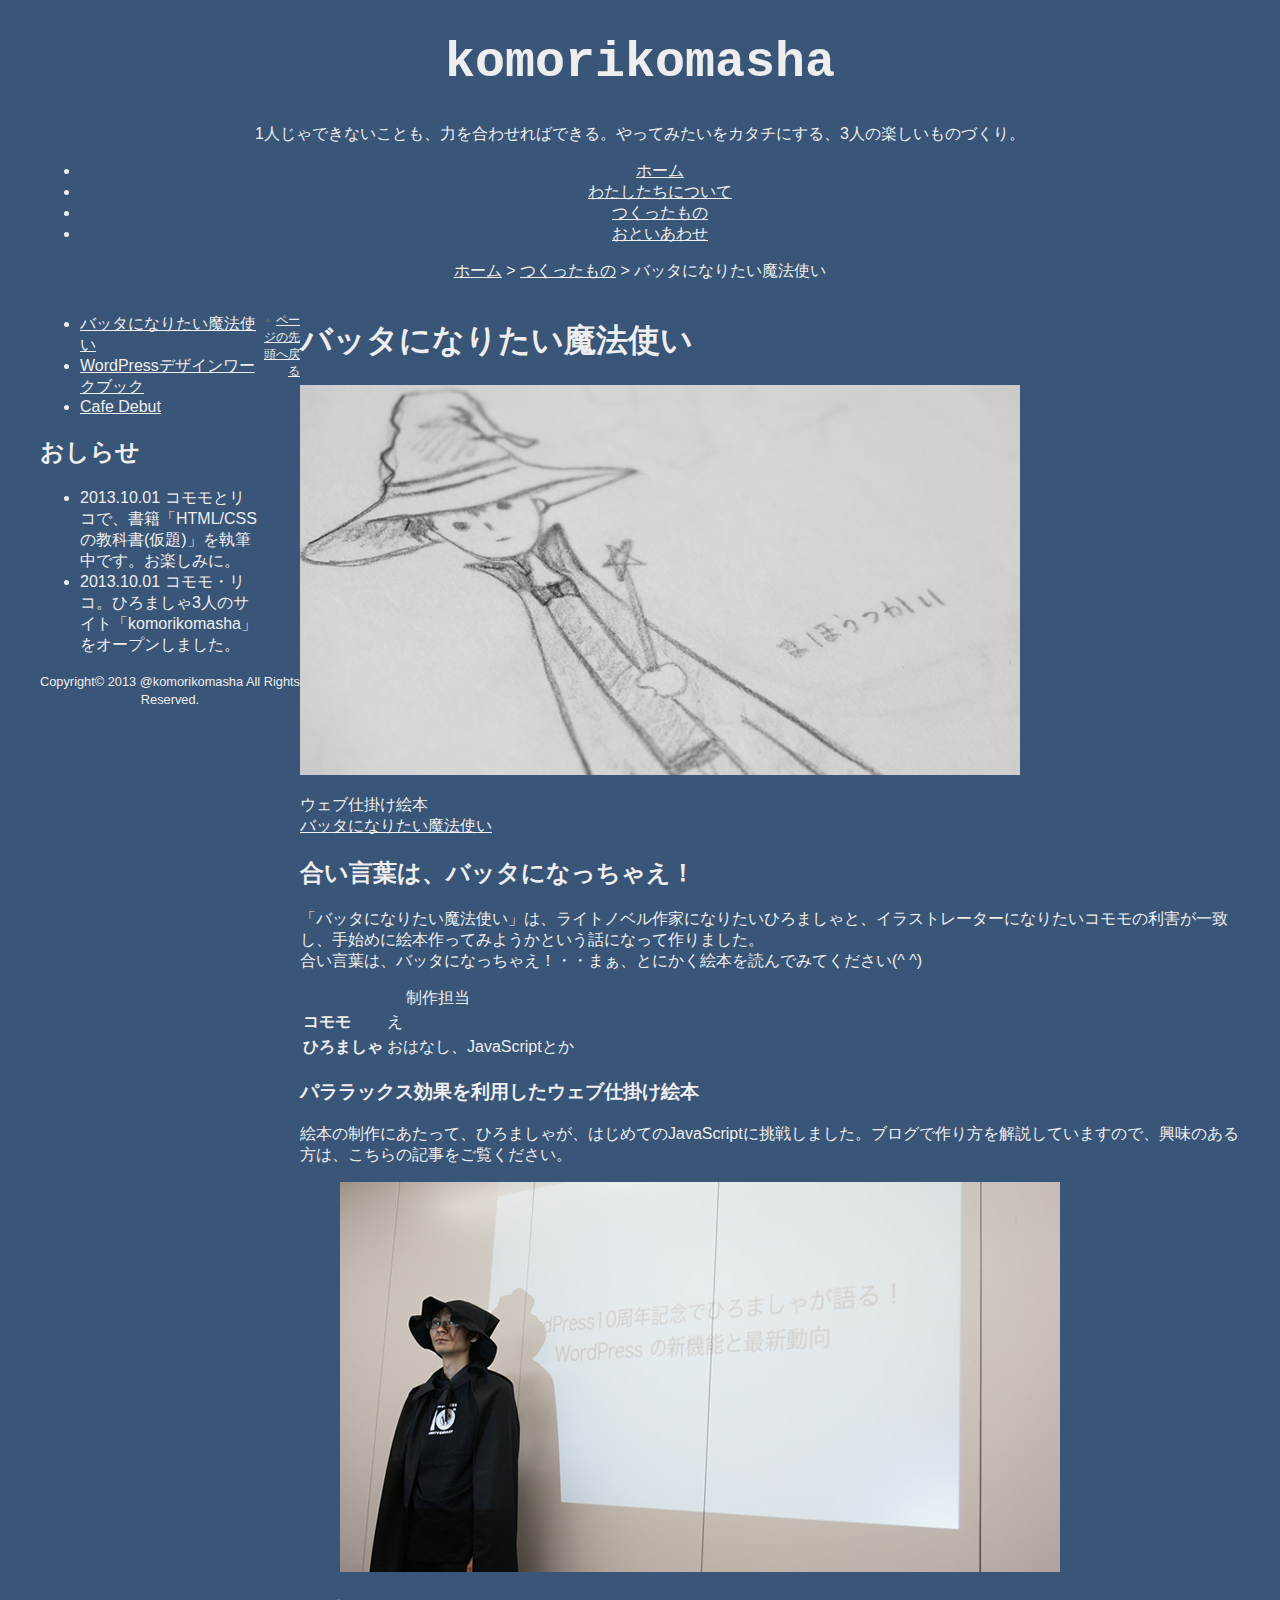
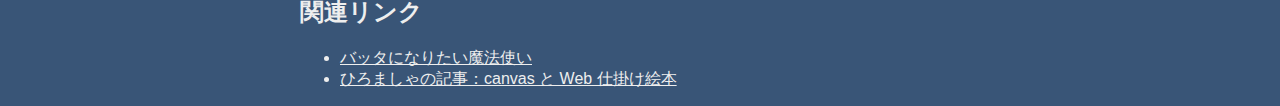
<file: portfolio/03.html>
<!DOCTYPE html>     <!-- doctype宣言　→　HTMLのバージョンとDTDと呼ばれる種類を示す -->
<html lang="ja">    <!-- lang(要素の言語language), ja(日本語)　→　en(英語) -->
<head>      <!-- ページの設定情報を記述する(ブラウザ画面に表示されない) -->
<meta charset="utf-8">      <!-- meta = HTML文書に関する情報を示す -->
                            <!--charset="utf-8" = 文字コードをutf-8に指定 -->
<title>バッタになりたい魔法使い｜つくったもの｜komorikomasha（こもりこましゃ）</title>
<meta name="description" content="Web仕掛け絵本「バッタになりたい魔法使い」の紹介ページです。合い言葉は、「バッタになっちゃえ！」いつもひとりぼっちの魔法使いくんの成長物語です。">
<link rel = "stylesheet" href="../common/css/normalize.css">
<link rel = "stylesheet" href="../common/css/style.css">
</head>
<body>      <!-- ページのコンテンツ(ブラウザ画面に表示される) -->

<div id="page">
<header id="pageHead">    
    <h1 id="siteTitle">komorikomasha</h1>
    <p id="catchcopy">1人じゃできないことも、力を合わせればできる。やってみたいをカタチにする、3人の楽しいものづくり。</p>
    <nav class="globalNavi">
        <ul>
            <li><a href="../index.html">ホーム</a></li>
            <li><a href="../about/index.html">わたしたちについて</a></li>
            <li class="current"><a href="index.html">つくったもの</a></li>
            <li><a href="../contact/index.html">おといあわせ</a></li>
        </ul>
    </nav>
</header>

<p class="topicPath"><a href="../index.html">ホーム</a> &gt; <a href="index.html">つくったもの</a> &gt; バッタになりたい魔法使い</p>

<div id="pageBody">
    <div id="pageBodyMain">
        <article class="articleDetail">

            <header class="articleDetailHead">
                <h1 class="pageTitle">バッタになりたい魔法使い</h1>
                <img src="images/img_03_01.jpg" alt="" width="720" height="390">   <!-- alt属性：画像の代替テキストを入力　おもに、スクリーンリーダーや画像を表示しないブラウザで利用-->
                <p>ウェブ仕掛け絵本<br>   <!-- <p > = 段落   <br> = 改行 -->
                <a href="http://pararaehon.com/">バッタになりたい魔法使い</a></p>
            </header>

            <section class="articleDetailBody">
                <h2 class="heading-typeA">合い言葉は、バッタになっちゃえ！</h2>
                <p>「バッタになりたい魔法使い」は、ライトノベル作家になりたいひろましゃと、イラストレーターになりたいコモモの利害が一致し、手始めに絵本作ってみようかという話になって作りました。<br>
                合い言葉は、バッタになっちゃえ！・・まぁ、とにかく絵本を読んでみてください(^ ^)</p>

                <table>     <!-- 表 <table> -->
                    <caption>制作担当</caption>

                    <tr>
                        <th>コモモ</th>
                        <td>え</td>
                    </tr>

                    <tr>
                        <th>ひろましゃ</th>
                        <td>おはなし、JavaScriptとか</td>
                    </tr>

                </table>

                <section>
                    <h3 class="heading-typeB">パララックス効果を利用したウェブ仕掛け絵本</h3>
                    <p>絵本の制作にあたって、ひろましゃが、はじめてのJavaScriptに挑戦しました。ブログで作り方を解説していますので、興味のある方は、こちらの記事をご覧ください。</p>
                    <figure>
                        <img src="images/img_03_02.jpg" alt="" width="720" height="390">
                    </figure>
                </section>

            </section>

            <footer class="articleDetailFoot">
                <section>
                    <h2 class="heading-typeC">関連リンク</h2>
                    <!-- 箇条書き → <ul>と<li>を使用 -->
                    <!-- 番号付きリスト ul → ol -->
                    <ul>
                        <li><a href="http://pararaehon.com/">バッタになりたい魔法使い</a></li>
                        <li><a href="http://another.maple4ever.net/archives/1805/">ひろましゃの記事：canvas と Web 仕掛け絵本</a></li>
                    </ul>
                </section>

            </footer>

        </article>
    </div>

    <div id="pageBodySub">
        <nav class="localNavi">
            <ul>
                <li><a href="03.html">バッタになりたい魔法使い</a></li>
                <li><a href="02.html">WordPressデザインワークブック</a></li>
                <li><a href="01.html">Cafe Debut</a></li>
            </ul>
        </nav>
        <section class="newsList">
            <h2>おしらせ</h2>
            <ul>
                <li><time datetime="2013-10-01">2013.10.01</time>
                コモモとリコで、書籍「HTML/CSSの教科書(仮題)」を執筆中です。お楽しみに。    
                </li>
                <li><time datetime="2013-10-01">2013.10.01</time>
                コモモ・リコ。ひろましゃ3人のサイト「komorikomasha」をオープンしました。    
                </li>
            </ul>
        </section>
    </div>
</div>

<p class="pagetop"><a href="#page">ページの先頭へ戻る</a></p>

<footer id="pageFoot">
<p id="copyright"><small>Copyright&copy; 2013 @komorikomasha All Rights Reserved.</small></p>
</footer>
</div>

</body>
</html>
</file>
<file: common/css/style.css>
@import url('https://fonts.googleapis.com/css2?family=Merriweather:ital,wght@1,700&display=swap');

/* body { 
    color: #333333; 
    /*font-family: sans-serif;*/
/* } */

body {
   padding: 0;
   margin: 0;
   background: #395577;
   color: #EEEEEE;
   text-align: center;
   font-family: "Lato", sans-serif;
}
 
@media screen and (max-width: 700px) {
   body {
      padding: 170px 0 0 0;
      width: 100%
   }
}

a {
   color: inherit;
}

.menu-item,
.menu-open-button {
   background: #EEEEEE;
   /* border-radius: 100%; */
   width: 80px;
   height: 80px;
   margin-left: -40px;
   position: absolute;
   color: #FFFFFF;
   text-align: center;
   line-height: 80px;
   -webkit-transform: translate3d(0, 0, 0);
   transform: translate3d(0, 0, 0);
   -webkit-transition: -webkit-transform ease-out 200ms;
   transition: -webkit-transform ease-out 200ms;
   transition: transform ease-out 200ms;
   transition: transform ease-out 200ms, -webkit-transform ease-out 200ms;
}

.menu-open {
   display: none;
}

.lines {
   width: 25px;
   height: 3px;
   background: #596778;
   display: block;
   position: absolute;
   top: 50%;
   left: 50%;
   margin-left: -12.5px;
   margin-top: -1.5px;
   -webkit-transition: -webkit-transform 200ms;
   transition: -webkit-transform 200ms;
   transition: transform 200ms;
   transition: transform 200ms, -webkit-transform 200ms;
}

.line-1 {
   -webkit-transform: translate3d(0, -8px, 0);
   transform: translate3d(0, -8px, 0);
}

.line-2 {
   -webkit-transform: translate3d(0, 0, 0);
   transform: translate3d(0, 0, 0);
}

.line-3 {
   -webkit-transform: translate3d(0, 8px, 0);
   transform: translate3d(0, 8px, 0);
}


/* 押したらバツになる */
.menu-open:checked + .menu-open-button .line-1 {
   -webkit-transform: translate3d(0, 0, 0) rotate(45deg);
   transform: translate3d(0, 0, 0) rotate(45deg);
}

.menu-open:checked + .menu-open-button .line-2 {
   -webkit-transform: translate3d(0, 0, 0) scale(0.1, 1);
   transform: translate3d(0, 0, 0) scale(0.1, 1);
}

.menu-open:checked + .menu-open-button .line-3 {
   -webkit-transform: translate3d(0, 0, 0) rotate(-45deg);
   transform: translate3d(0, 0, 0) rotate(-45deg);
}

.menu {
   margin: auto;
   position: absolute;
   top: 100px;
   bottom: 0;
   left: 0;
   right: 0;
   width: 80px;
   height: 80px;
   text-align: center;
   box-sizing: border-box;
   font-size: 26px;
}


/* .menu-item {
   transition: all 0.1s ease 0s;
} */

.menu-item:hover {
   background: #EEEEEE;
   color: #3290B1;
}

.menu-item:nth-child(3) {
   -webkit-transition-duration: 380ms;
   transition-duration: 380ms;
}

.menu-item:nth-child(4) {
   -webkit-transition-duration: 380ms;
   transition-duration: 380ms;
}

.menu-item:nth-child(5) {
   -webkit-transition-duration: 380ms;
   transition-duration: 380ms;
}

/* .menu-item:nth-child(6) {
   -webkit-transition-duration: 180ms;
   transition-duration: 180ms;
}

.menu-item:nth-child(7) {
   -webkit-transition-duration: 180ms;
   transition-duration: 180ms;
}

.menu-item:nth-child(8) {
   -webkit-transition-duration: 180ms;
   transition-duration: 180ms;
} */

/* .menu-item:nth-child(9) {
   -webkit-transition-duration: 180ms;
   transition-duration: 180ms;
} */

.menu-open-button {
   z-index: 2;
   -webkit-transition-timing-function: cubic-bezier(0.175, 0.885, 0.32, 1.275);
   transition-timing-function: cubic-bezier(0.175, 0.885, 0.32, 1.275);
   -webkit-transition-duration: 400ms;
   transition-duration: 400ms;
   -webkit-transform: scale(1.1, 1.1) translate3d(0, 0, 0);
   transform: scale(1.1, 1.1) translate3d(0, 0, 0);
   cursor: pointer;
   box-shadow: 3px 3px 0 0 rgba(0, 0, 0, 0.14);
}

.menu-open-button:hover {
   -webkit-transform: scale(1.2, 1.2) translate3d(0, 0, 0);
   transform: scale(1.2, 1.2) translate3d(0, 0, 0);
}

.menu-open:checked + .menu-open-button {
   -webkit-transition-timing-function: linear;
   transition-timing-function: linear;
   -webkit-transition-duration: 200ms;
   transition-duration: 200ms;
   -webkit-transform: scale(0.8, 0.8) translate3d(0, 250px, 0);
   transform: scale(0.8, 0.8) translate3d(0, 250px, 0);
}

.menu-open:checked ~ .menu-item {
   -webkit-transition-timing-function: cubic-bezier(0.935, 0, 0.34, 1.33);
   transition-timing-function: cubic-bezier(0.935, 0, 0.34, 1.33);
}

.menu-open:checked ~ .menu-item:nth-child(3) {
   transition-duration: 380ms;
   -webkit-transition-duration: 380ms;
   -webkit-transform: scale(3, 3) translate3d(-90px, 0, 0);
   transform: scale(3, 3) translate3d(-90px, 0, 0);
}

.menu-open:checked ~ .menu-item:nth-child(4) {
   transition-duration: 380ms;
   -webkit-transition-duration: 380ms;
   -webkit-transform: scale(3, 3) translate3d(0px, 0, 0);
   transform: scale(3, 3) translate3d(0px, 0, 0);
}

.menu-open:checked ~ .menu-item:nth-child(5) {
   transition-duration: 380ms;
   -webkit-transition-duration: 380ms;
   -webkit-transform: scale(3, 3) translate3d(90px, 0, 0);
   transform: scale(3, 3) translate3d(90px, 0, 0);
}

/* .menu-open:checked ~ .menu-item:nth-child(3) {
   transition-duration: 180ms;
   -webkit-transition-duration: 180ms;
   -webkit-transform: translate3d(0.08361px, -104.99997px, 0);
   transform: translate3d(0.08361px, -104.99997px, 0);
}

.menu-open:checked ~ .menu-item:nth-child(4) {
   transition-duration: 280ms;
   -webkit-transition-duration: 280ms;
   -webkit-transform: translate3d(90.9466px, -52.47586px, 0);
   transform: translate3d(90.9466px, -52.47586px, 0);
}

.menu-open:checked ~ .menu-item:nth-child(5) {
   transition-duration: 380ms;
   -webkit-transition-duration: 380ms;
   -webkit-transform: translate3d(90.9466px, 52.47586px, 0);
   transform: translate3d(90.9466px, 52.47586px, 0);
} */

/* .menu-open:checked ~ .menu-item:nth-child(6) {
   transition-duration: 480ms;
   -webkit-transition-duration: 480ms;
   -webkit-transform: translate3d(0.08361px, 104.99997px, 0);
   transform: translate3d(0.08361px, 104.99997px, 0);
}

.menu-open:checked ~ .menu-item:nth-child(7) {
   transition-duration: 580ms;
   -webkit-transition-duration: 580ms;
   -webkit-transform: translate3d(-90.86291px, 52.62064px, 0);
   transform: translate3d(-90.86291px, 52.62064px, 0);
}

.menu-open:checked ~ .menu-item:nth-child(8) {
   transition-duration: 680ms;
   -webkit-transition-duration: 680ms;
   -webkit-transform: translate3d(-91.03006px, -52.33095px, 0);
   transform: translate3d(-91.03006px, -52.33095px, 0);
}*/

/* .menu-open:checked ~ .menu-item:nth-child(9) {
   transition-duration: 780ms;
   -webkit-transition-duration: 780ms;
   -webkit-transform: translate3d(-0.25084px, -104.9997px, 0);
   transform: translate3d(-0.25084px, -104.9997px, 0);
} */

.blue {
   background-color: #509cff;
   box-shadow: 3px 3px 0 0 rgba(0, 0, 0, 0.14);
   text-shadow: 1px 1px 0 rgba(0, 0, 0, 0.12);
}

.blue:hover {
   color: #509cff;
   text-shadow: none;
}

.green {
   background-color: #50ffcb;
   box-shadow: 3px 3px 0 0 rgba(0, 0, 0, 0.14);
   text-shadow: 1px 1px 0 rgba(0, 0, 0, 0.12);
}

.green:hover {
   color: #50ffcb;
   text-shadow: none;
}

.red {
   background-color: #d9ff50;
   box-shadow: 3px 3px 0 0 rgba(0, 0, 0, 0.14);
   text-shadow: 1px 1px 0 rgba(0, 0, 0, 0.12);
}

.red:hover {
   color: #d9ff50;
   text-shadow: none;
}

.purple {
   background-color: #062a5c;
   box-shadow: 3px 3px 0 0 rgba(0, 0, 0, 0.14);
   text-shadow: 1px 1px 0 rgba(0, 0, 0, 0.12);
}

.purple:hover {
   color: #062a5c;
   text-shadow: none;
}

.orange {
   background-color: #46484b;
   box-shadow: 3px 3px 0 0 rgba(0, 0, 0, 0.14);
   text-shadow: 1px 1px 0 rgba(0, 0, 0, 0.12);
}

.orange:hover {
   color: #46484b;
   text-shadow: none;
}

.lightblue {
   background-color: #1a3c99;
   box-shadow: 3px 3px 0 0 rgba(0, 0, 0, 0.14);
   text-shadow: 1px 1px 0 rgba(0, 0, 0, 0.12);
}

.lightblue:hover {
   color: #1a3c99;
   text-shadow: none;
}

.credit {
   margin: 24px 20px 120px 0;
   text-align: right;
   color: #EEEEEE;
}

.credit a {
   padding: 8px 0;
   color: #C49CDE;
   text-decoration: none;
   transition: all 0.3s ease 0s;
}

.credit a:hover {
   text-decoration: underline;
}

.menu p {
   color: #FFFFFF;
   font-size: 16px;
   position: absolute;
   top: 80%;
   left: 50%;
   -ms-transform: translate(-50%,-50%);
   -webkit-transform: translate(-50%,-50%);
   transform: translate(-50%,-50%);
   margin:0;
   padding:0;
   font-family: 'Courier', monospace;
}

Resources

/* リンク */
/* a {
   color: #999966;
}

a:hover {
   color: #996600;
} */

/* パンくずリスト */
.topicPath {
   font-size: 12px;
}

/* ページの先頭へ戻る */
.pagetop {
   font-size: 12px;
   text-align: right;
   margin-top: 30px;
}

.pagetop a {
   background-image: url("../images/ico_pagetop.png");
   background-repeat: no-repeat;
   background-position: 0 50%;
   padding-left: 10px;
}

/* ページ */
#page {
   width: 1200px;
   margin: 0 auto;
}

#pageHead #siteTitle {
   font-size: 50px;
   font-family: 'Courier', monospace;
}

#mainh {
   font-size: 50px;
   text-align: left;
   font-family: 'Courier New', Courier, monospace;
}

#pageBody {
   text-align: left;
}

#pageBody #mainp {
   font-size: 20px;
}

#pageBodyMain {
   width: 940px;
   float: right;
}

#pageBodySub {
   width: 220px;
   float: left;
}
#pageBodyMain #education {
   font-size: 24px;
}

#pageBody #home {
   font-size: 50px;
   line-height: 10;
   text-align: center;
   font-family: 'Merriweather', serif;
}
</file>
